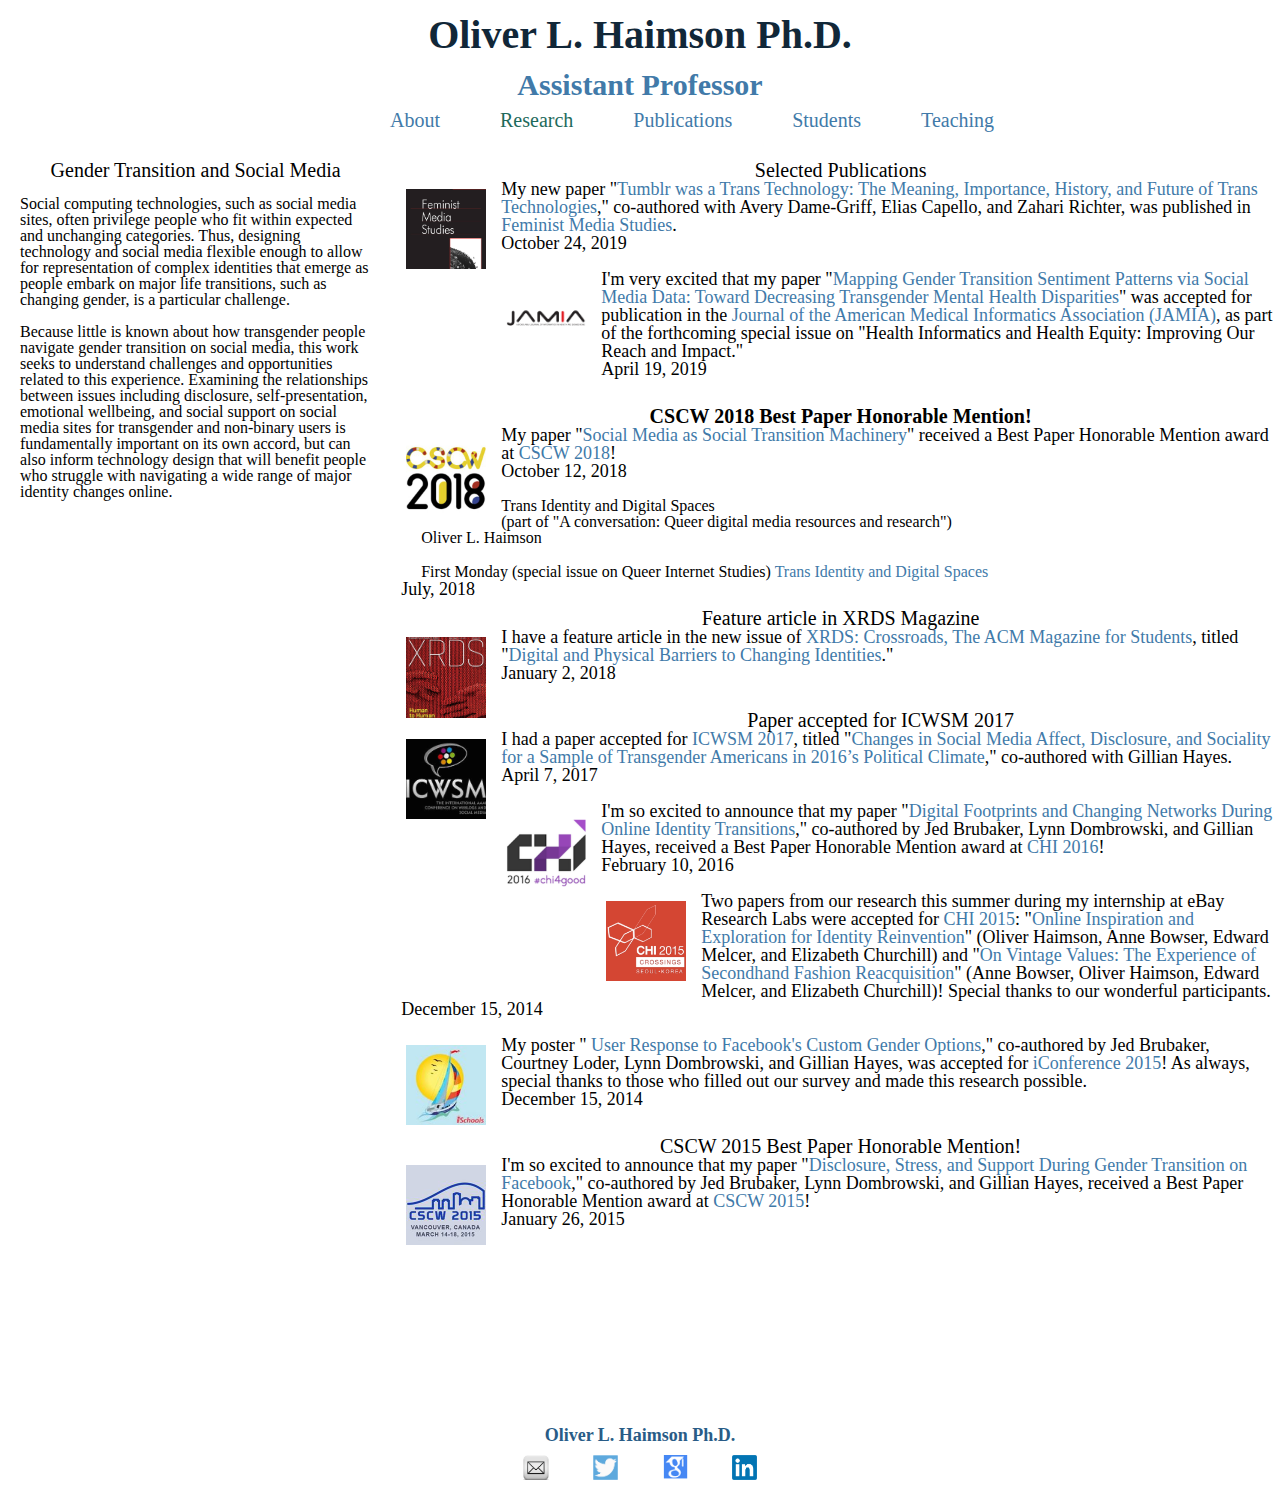
<file: gendertransitions.html>
<!DOCTYPE html>
<html lang="en" dir="ltr">
  <head>
  <script>
  </script>
    <meta charset="utf-8">
    <meta name="viewport" content="width=device-width, initial-scale=1.0">
    <link rel="stylesheet" type="text/css" href="css/html5reset.css">
    <link rel="stylesheet" type="text/css" href="css/style.css">
    <title>Gender Transitions</title>
  </head>

  <body>
    <div class="skip"><a href="#main">Skip to Main Content</a></div>
    <div class="header">
        <h1><a href="index.html" class="titlename">Oliver L. Haimson Ph.D.</a></h1>
        <h2><a href="index.html">Assistant Professor</a></h2>
    </div>
    <div class="desktop_nav">
        <ul>
          <li><a href="index.html">About</a></li>
          <li><a href="research.html" class="current">Research</a></li>
          <li><a href="publications.html">Publications</a></li>
          <li><a href="students.html">Students</a></li>
          <li><a href="teaching.html">Teaching</a></li>
        </ul>
    </div>

    <div class="mobile_nav">
        <span id="opennav" onclick="openNav()">Menu &#9776;</span>
      <nav id= "navbar">
          <a href="javascript:void(0)" class="closebtn" onclick="closeNav()">Close &times;</a>

        <ul>
          <li><a href="index.html">About</a></li>
          <li><a href="research.html" class="current">Research</a></li>
          <li><a href="publications.html">Publications</a></li>
          <li><a href="students.html">Students</a></li>
          <li><a href="teaching.html">Teaching</a></li>
        </ul>
      </nav>
    </div>

    <script>
      function openNav(){
        if (window.innerWidth < "800px"){
          console.log("is working");
        }
          console.log("opened navigation bar");
          document.querySelector("#navbar").style.width = "100%";
        }

      function closeNav(){
        console.log("closed navigation bar");
        document.querySelector("#navbar").style.width = "0";
      }
      
    </script>
    <main class="lt_pub" id="main">
    <div class="container">
    <div class="row1">
        <p class="title">Gender Transition and Social Media</p>
        <p><br>Social computing technologies, such as social media sites, often privilege people who fit within expected and unchanging categories. 
          Thus, designing technology and social media flexible enough to allow for representation of complex identities that emerge as people embark on major life transitions, such as changing gender, is a particular challenge. 
          <br><br>
          Because little is known about how transgender people navigate gender transition on social media, this work seeks to understand challenges and opportunities related to this experience. 
          Examining the relationships between issues including disclosure, self-presentation, emotional wellbeing, and social support on social media sites for transgender and non-binary users is fundamentally important on its own accord, but can also inform technology design that will benefit people who struggle with navigating a wide range of major identity changes online.</p>
    </div>
    <div class="row2">
        <p class="title">Selected Publications</p>
            <a href="https://www.tandfonline.com/doi/full/10.1080/14680777.2019.1678505" target="_blank"><img src="images/FMS.jpg" alt="tand" width="80"></a> 
            My new paper "<a href="https://www.tandfonline.com/doi/full/10.1080/14680777.2019.1678505" target="_blank">Tumblr was a Trans Technology: The Meaning, Importance, History, and Future of Trans Technologies</a>," 
            co-authored with Avery Dame-Griff, Elias Capello, and Zahari Richter, was published 
            in <a href="https://www.tandfonline.com/toc/rfms20/current" target="_blank">Feminist Media Studies</a>.	
            <br>
            <div>October 24, 2019</div>
            <br>

            <a href="https://academic.oup.com/jamia/article-abstract/26/8-9/749/5497782" target="_blank"><img src="images/JAMIA.jpg" alt="academic article" width="80"></a>
            I'm very excited that my paper "<a href="https://academic.oup.com/jamia/article-abstract/26/8-9/749/5497782" target="_blank">Mapping Gender Transition Sentiment Patterns via 
            Social Media Data: Toward Decreasing Transgender Mental Health Disparities</a>" was 
            accepted for publication in the <a href="https://academic.oup.com/jamia" target="_blank">Journal of the American Medical Informatics Association (JAMIA)</a>,
            as part of the forthcoming special issue on "Health Informatics and Health Equity:
            Improving Our Reach and Impact."	
            <br>
            <div>April 19, 2019</div> 
            
            <br>
        <p class="title"><strong>CSCW 2018 Best Paper Honorable Mention!</strong></p> 
          
          <img src="images/CSCW18.jpg" alt = "CSCW18" width="80"/>
          My paper "<a href="PDFs/HaimsonSocialTransitionMachinery.pdf" target="_blank">Social Media
          as Social Transition Machinery</a>" received a 
          Best Paper Honorable Mention award at 
          <a href="http://cscw.acm.org/2018/" target="_blank">CSCW 2018</a>! 
          <br>
          <div>October 12, 2018</div> 
          
        <br>

        <p class="header2">Trans Identity and Digital Spaces</p><p> (part of "A conversation: Queer digital media resources and research")</p>
        <p class="name">Oliver L. Haimson</p><br><p> First Monday (special issue on Queer Internet Studies)
            <a href="http://firstmonday.org/ojs/index.php/fm/article/view/9255/7458" target="_blank">
            Trans Identity and Digital Spaces</a></p>
            <div>July, 2018</div> 


        <p class="title">Feature article in XRDS Magazine</p>
          
          <img src="images/xrds.jpg" width="80" alt="XRDS18">
          I have a feature article in the new issue of  
          <a href="http://xrds.acm.org/current-issue.cfm" target="_blank">XRDS: 
          Crossroads, The ACM Magazine for Students</a>, titled 
          "<a href="https://dl.acm.org/citation.cfm?id=3155118&CFID=1020345247&CFTOKEN=45872218" target="_blank">Digital
          and Physical Barriers to Changing Identities</a>."
          <br>
          <div>January 2, 2018</div> 
          
        <br>
        
        <p class="title">Paper accepted for ICWSM 2017</p>
            
            <img src="images/ICWSM.jpg" width="80" alt="ICWSM17">
            I had a paper accepted for <a href="http://icwsm.org/2017/" target="_blank">ICWSM 2017</a>, 
            titled "<a href="http://www.oliverhaimson.com/PDFs/HaimsonChangesSocialMediaAffect.pdf" target="_blank">Changes 
            in Social Media Affect, Disclosure, and Sociality for a Sample of Transgender Americans 
            in 2016’s Political Climate</a>," co-authored with Gillian Hayes. 
            <br>
            <div>April 7, 2017</div> 
            
        <br>

        
          <img src="images/CHI16.jpg" width="80" alt="CHI16"/>
          I'm so excited to announce that my paper "<a href="PDFs/HaimsonDigitalFootprints.pdf" target="_blank">Digital Footprints and Changing Networks During Online Identity Transitions</a>,"
          co-authored by Jed Brubaker, Lynn Dombrowski, and Gillian Hayes, received a 
          Best Paper Honorable Mention award at 
          <a href="chi2016.acm.org" target="_blank">CHI 2016</a>! 
          <br>
          <div>February 10, 2016</div> 
        
        <br>

        
            <img src="images/CHI15.jpg" width="80" alt="CHI15"> 
            Two papers from our research this summer during my internship at eBay Research Labs 
            were accepted for <a href="http://chi2015.acm.org/" target="_blank">CHI 2015</a>: 
            "<a href="http://oliverhaimson.com/PDFs/HaimsonOnlineInspiration.pdf" target="_blank">Online Inspiration and Exploration for Identity Reinvention</a>" (Oliver Haimson, 
            Anne Bowser, Edward Melcer, and Elizabeth Churchill) and "<a href="http://oliverhaimson.com/PDFs/BowserVintageValues.pdf" target="_blank">On Vintage Values: The 
            Experience of Secondhand Fashion Reacquisition</a>" (Anne Bowser, Oliver Haimson, 
            Edward Melcer, and Elizabeth Churchill)! Special thanks to our wonderful participants. 
            <br>
            <div>December 15, 2014</div> 
            
        <br>

        
            <img src="images/iConf15.jpg" width="80" alt="iConf15"> 
            My poster "<a href="http://oliverhaimson.com/PDFs/HaimsonUserResponseCustomGender.pdf" target="_blank">
            User Response to Facebook's Custom Gender Options</a>," co-authored by Jed Brubaker, 
            Courtney Loder, Lynn Dombrowski, and Gillian Hayes, was accepted for 
            <a href="http://ischools.org/the-iconference/">iConference 2015</a>! As always, 
            special thanks to those who filled out our survey and made this research possible.
            <br>
            <div>December 15, 2014</div> 
            
        <br>

        <p class="title">CSCW 2015 Best Paper Honorable Mention!</p>
            
            <img src="images/CSCW.jpg" width="80" alt="CSCW15"/>
            I'm so excited to announce that my paper "<a href="PDFs/HaimsonDisclosureStressSupport.pdf" target="_blank">Disclosure, Stress, and Support During Gender 
            Transition on Facebook</a>," co-authored by Jed Brubaker, Lynn Dombrowski, and Gillian 
            Hayes, received a Best Paper Honorable Mention award at 
            <a href="http://cscw.acm.org/2015/" target="_blank">CSCW 2015</a>! 
            <br>
            <div>January 26, 2015</div> 
            
        <br>
    </div>
    </div>
    </main>
    <footer>
      <h3> Oliver L. Haimson Ph.D. <br>
          <a href="mailto:haimson@umich.edu"><img src="images/email.jpg" alt="Email" title="Email" height="25"></a>
          <a href="https://twitter.com/oliverhaimson"><img src="images/twitter.jpg" alt="Twitter" title="Twitter" height="25"></a>
          <a href="https://scholar.google.com/citations?user=-5n02zEAAAAJ&hl=en&oi=ao"><img src="images/scholar.jpg" alt="Google Scholar" title="Scholar" height="25"></a>
          <a href="https://www.linkedin.com/in/oliver-haimson-6ab15947/"><img src="images/linkedin.jpg" alt="Linkedin" title="Linkedin" height="25"></a>
    </h3>
    </footer>
  </body>
</html>
</file>
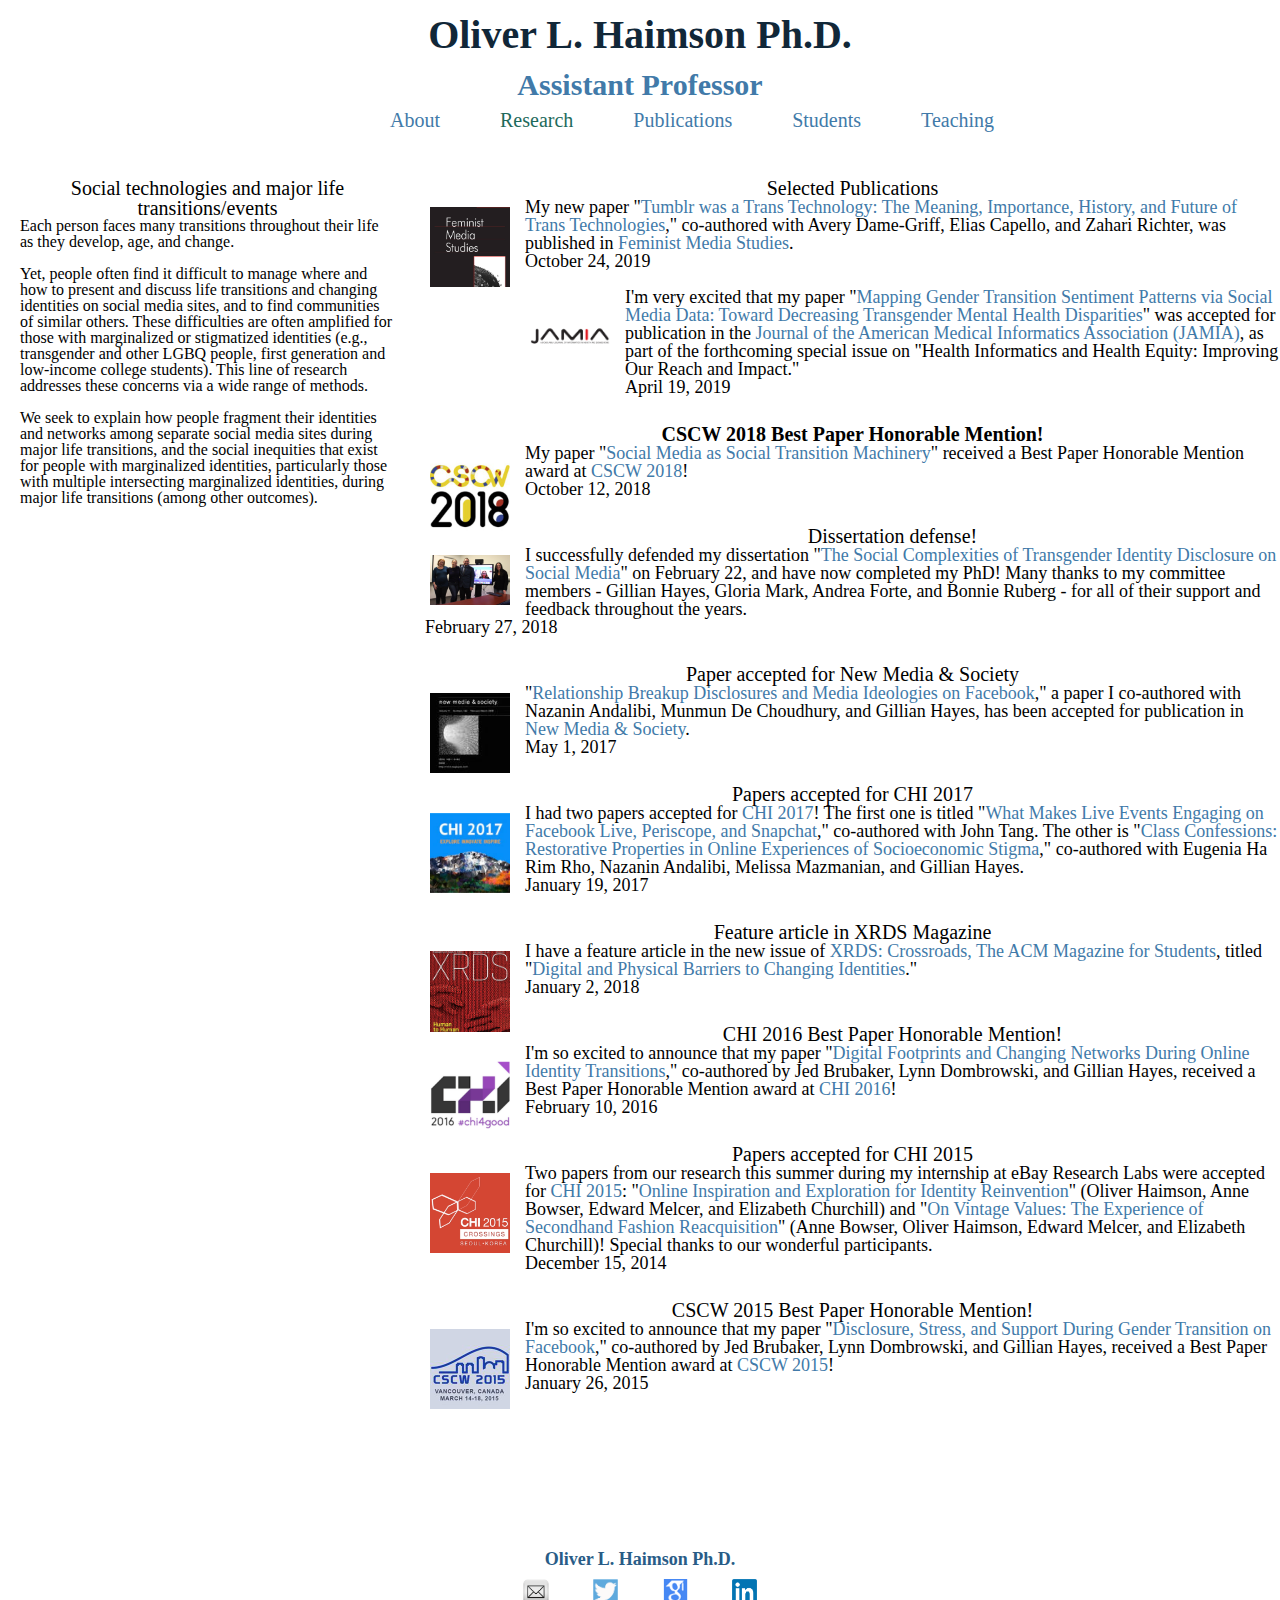
<file: lifetransitions.html>
<!DOCTYPE html>
<html lang="en" dir="ltr">
  <head>
  <script>
  </script>
    <meta charset="utf-8">
    <meta name="viewport" content="width=device-width, initial-scale=1.0">
    <link rel="stylesheet" type="text/css" href="css/html5reset.css">
    <link rel="stylesheet" type="text/css" href="css/style.css">
    <title>Life Transitions</title>
  </head>

  <body>
    <div class="skip"><a href="#main">Skip to Main Content</a></div>
    <div class="header">
        <h1><a href="index.html" class="titlename">Oliver L. Haimson Ph.D.</a></h1>
        <h2><a href="index.html">Assistant Professor</a></h2>
    </div>
    <div class="desktop_nav">
        <ul>
          <li><a href="index.html">About</a></li>
          <li><a href="research.html" class="current">Research</a></li>
          <li><a href="publications.html">Publications</a></li>
          <li><a href="students.html">Students</a></li>
          <li><a href="teaching.html">Teaching</a></li>
        </ul>
    </div>

    <div class="mobile_nav">
        <span id="opennav" onclick="openNav()">Menu &#9776;</span>
      <nav id= "navbar">
          <a href="javascript:void(0)" class="closebtn" onclick="closeNav()">Close &times;</a>

        <ul>
          <li><a href="index.html">About</a></li>
          <li><a href="research.html" class="current">Research</a></li>
          <li><a href="publications.html">Publications</a></li>
          <li><a href="students.html">Students</a></li>
          <li><a href="teaching.html">Teaching</a></li>
        </ul>
      </nav>
    </div>

    <script>
      function openNav(){
        if (window.innerWidth < "800px"){
          console.log("is working");
        }
          console.log("opened navigation bar");
          document.querySelector("#navbar").style.width = "100%";
        }

      function closeNav(){
        console.log("closed navigation bar");
        document.querySelector("#navbar").style.width = "0";
      }
      
    </script>
    <main class="pt_articles" id="main">
    <div class="container">
    <div class="row1">
        <br><p class="title">Social technologies and major life transitions/events</p>
        <p>
            Each person faces many transitions throughout their life as they develop, age, and change. <br>
            <br> Yet, people often find it difficult to manage where and how to present and discuss life transitions and changing identities on social media sites, and to find communities of similar others. 
            These difficulties are often amplified for those with marginalized or stigmatized identities (e.g., transgender and other LGBQ people, first generation and low-income college students). 
            This line of research addresses these concerns via a wide range of methods. <br>
            <br> We seek to explain how people fragment their identities and networks among separate social media sites during major life transitions, 
            and the social inequities that exist for people with marginalized identities, particularly those with multiple intersecting marginalized identities, 
            during major life transitions (among other outcomes).
        </p>
    </div>
    <div class="lt_pub">
        <br><p class="title">Selected Publications</p>

            <a href="https://www.tandfonline.com/doi/full/10.1080/14680777.2019.1678505" target="_blank"><img src="images/FMS.jpg" alt="tand" width="80"></a> 
            My new paper "<a href="https://www.tandfonline.com/doi/full/10.1080/14680777.2019.1678505" target="_blank">Tumblr was a Trans Technology: The Meaning, Importance, History, and Future of Trans Technologies</a>," 
            co-authored with Avery Dame-Griff, Elias Capello, and Zahari Richter, was published 
            in <a href="https://www.tandfonline.com/toc/rfms20/current" target="_blank">Feminist Media Studies</a>.	
            <br>
            <div>October 24, 2019</div>
            <br>
  
            <a href="https://academic.oup.com/jamia/article-abstract/26/8-9/749/5497782" target="_blank"><img src="images/JAMIA.jpg" alt="academic article" width="80"></a>
            I'm very excited that my paper "<a href="https://academic.oup.com/jamia/article-abstract/26/8-9/749/5497782" target="_blank">Mapping Gender Transition Sentiment Patterns via 
            Social Media Data: Toward Decreasing Transgender Mental Health Disparities</a>" was 
            accepted for publication in the <a href="https://academic.oup.com/jamia" target="_blank">Journal of the American Medical Informatics Association (JAMIA)</a>,
            as part of the forthcoming special issue on "Health Informatics and Health Equity:
            Improving Our Reach and Impact."	
            <br>
            <div>April 19, 2019</div> 
            
            <br>

          <p class="title"><strong>CSCW 2018 Best Paper Honorable Mention!</strong></p> 
            
            <img src="images/CSCW18.jpg" alt = "CSCW18" width="80"/>
            My paper "<a href="PDFs/HaimsonSocialTransitionMachinery.pdf" target="_blank">Social Media
            as Social Transition Machinery</a>" received a 
            Best Paper Honorable Mention award at 
            <a href="http://cscw.acm.org/2018/" target="_blank">CSCW 2018</a>! 
            <br>
            <div>October 12, 2018</div> 
            
          <br>

        <p class="title">Dissertation defense!</p>
          
          <a href="images/defense.jpg" target="_blank"><img src="images/defense.jpg" width="80" alt="defense"></a>
          I successfully defended my dissertation "<a href="https://escholarship.org/uc/item/19c235q0" target="_blank">The Social Complexities of Transgender 
          Identity Disclosure on Social Media</a>" on February 22, and have now completed my PhD! 
          Many thanks to my committee members - Gillian Hayes, Gloria Mark, Andrea Forte, and Bonnie Ruberg -
          for all of their support and feedback throughout the years. 
          <br>
          <div>February 27, 2018</div> 
          
        <br>

        <p class="title">Paper accepted for New Media & Society</p>
          
          <img src="images/NMS.jpg" width="80" alt="NMS">
          "<a href="http://journals.sagepub.com/doi/full/10.1177/1461444817711402" target="_blank">Relationship Breakup Disclosures and Media Ideologies on Facebook</a>," 
          a paper I co-authored with Nazanin Andalibi, Munmun De Choudhury, and Gillian Hayes, 
          has been accepted for publication in <a href="https://us.sagepub.com/en-us/nam/journal/new-media-society" target="_blank">New Media & Society</a>.
          <br>
          <div>May 1, 2017</div> 
          
        <br>

        <p class="title">Papers accepted for CHI 2017</p>
          
          <img src="images/CHI17.jpg" width="80" alt="CHI17">
          I had two papers accepted for <a href="http://chi2016.acm.org/" target="_blank">CHI 2017</a>! 
          The first one is titled "<a href="http://www.oliverhaimson.com/PDFs/HaimsonWhatMakesLiveEventsEngaging.pdf" target="_blank">What Makes Live Events Engaging on Facebook Live, Periscope,
          and Snapchat</a>," co-authored with John Tang. The other is "<a href="PDFs/RhoClassConfessions.pdf" target="_blank">Class
          Confessions: Restorative Properties in Online Experiences of Socioeconomic Stigma</a>,"
          co-authored with Eugenia Ha Rim Rho, Nazanin Andalibi, Melissa Mazmanian, and
          Gillian Hayes. 
          <br>
          <div>January 19, 2017</div> 
          
        <br>

        <p class="title">Feature article in XRDS Magazine</p>
          
          <img src="images/xrds.jpg" width="80" alt="XRDS18">
          I have a feature article in the new issue of  
          <a href="http://xrds.acm.org/current-issue.cfm" target="_blank">XRDS: 
          Crossroads, The ACM Magazine for Students</a>, titled 
          "<a href="https://dl.acm.org/citation.cfm?id=3155118&CFID=1020345247&CFTOKEN=45872218" target="_blank">Digital
          and Physical Barriers to Changing Identities</a>."
          <br>
          <div>January 2, 2018</div> 
          
        <br>
        
        <p class="title">CHI 2016 Best Paper Honorable Mention!</p>
            
            <img src="images/CHI16.jpg" width="80" alt="CHI16"/>
            I'm so excited to announce that my paper "<a href="PDFs/HaimsonDigitalFootprints.pdf" target="_blank">Digital Footprints and Changing Networks During Online Identity Transitions</a>,"
            co-authored by Jed Brubaker, Lynn Dombrowski, and Gillian Hayes, received a 
            Best Paper Honorable Mention award at 
            <a href="chi2016.acm.org" target="_blank">CHI 2016</a>! 
            <br>
            <div>February 10, 2016</div> 
            
            <br>

        <p class="title">Papers accepted for CHI 2015</p> 
            
            <img src="images/CHI15.jpg" width="80" alt="CHI15"> 
            Two papers from our research this summer during my internship at eBay Research Labs 
            were accepted for <a href="http://chi2015.acm.org/" target="_blank">CHI 2015</a>: 
            "<a href="http://oliverhaimson.com/PDFs/HaimsonOnlineInspiration.pdf" target="_blank">Online Inspiration and Exploration for Identity Reinvention</a>" (Oliver Haimson, 
            Anne Bowser, Edward Melcer, and Elizabeth Churchill) and "<a href="http://oliverhaimson.com/PDFs/BowserVintageValues.pdf" target="_blank">On Vintage Values: The 
            Experience of Secondhand Fashion Reacquisition</a>" (Anne Bowser, Oliver Haimson, 
            Edward Melcer, and Elizabeth Churchill)! Special thanks to our wonderful participants. 
            <br>
            <div>December 15, 2014</div> 
            
            <br>

        <p class="title">CSCW 2015 Best Paper Honorable Mention!</p>
            
            <img src="images/CSCW.jpg" width="80" alt="CSCW15"/>
            I'm so excited to announce that my paper "<a href="PDFs/HaimsonDisclosureStressSupport.pdf" target="_blank">Disclosure, Stress, and Support During Gender 
            Transition on Facebook</a>," co-authored by Jed Brubaker, Lynn Dombrowski, and Gillian 
            Hayes, received a Best Paper Honorable Mention award at 
            <a href="http://cscw.acm.org/2015/" target="_blank">CSCW 2015</a>! 
            <br>
            <div>January 26, 2015</div> 
            
            <br>
    </div>
    </div>

    </main>
    <footer>
      <h3> Oliver L. Haimson Ph.D. <br>
          <a href="mailto:haimson@umich.edu" target="_blank"><img src="images/email.jpg" alt="Email" title="Email" height="25"> </a>
          <a href="https://twitter.com/oliverhaimson" target="_blank"><img src="images/twitter.jpg" alt="Twitter" title="Twitter" height="25"></a>
          <a href="https://scholar.google.com/citations?user=-5n02zEAAAAJ&hl=en&oi=ao" target="_blank"><img src="images/scholar.jpg" title="Scholar" alt="Google Scholar" height="25"></a>
          <a href="https://www.linkedin.com/in/oliver-haimson-6ab15947/" target="_blank"><img src="images/linkedin.jpg" alt="Linkedin" title="Linkedin" height="25"></a>
    </h3>
    </footer>
  </body>
</html>
</file>
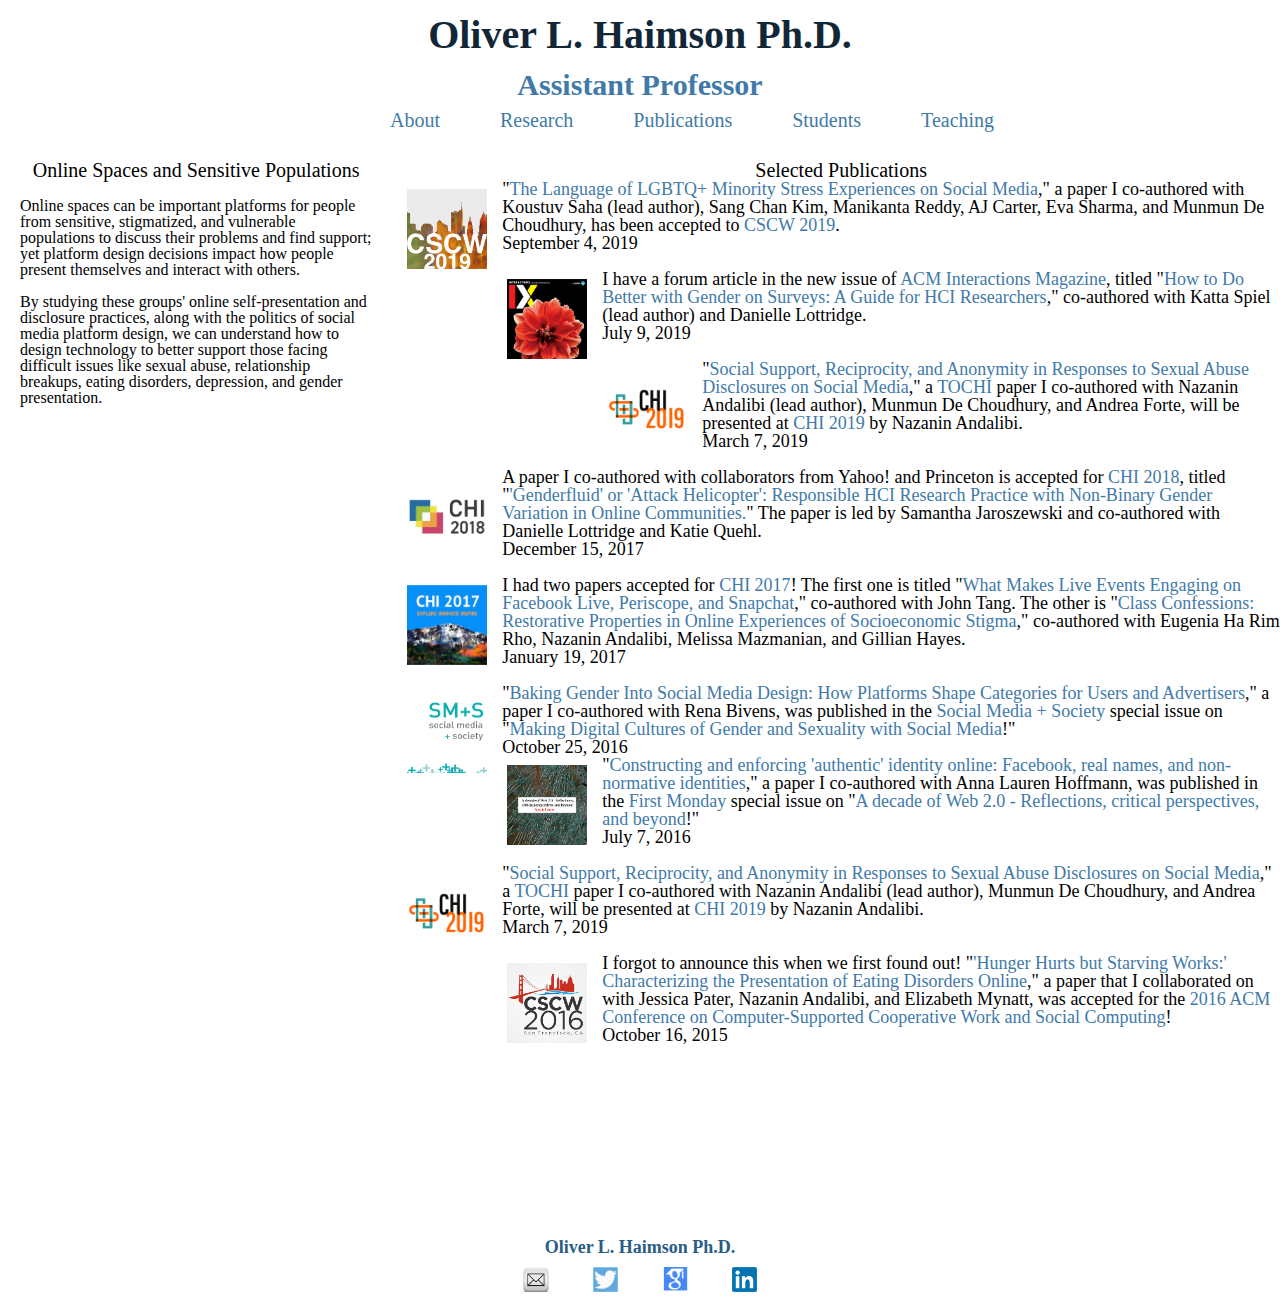
<file: onlinespaces.html>
<!DOCTYPE html>
<html lang="en" dir="ltr">
  <head>
  <script>
  </script>
    <meta charset="utf-8">
    <meta name="viewport" content="width=device-width, initial-scale=1.0">
    <link rel="stylesheet" type="text/css" href="css/html5reset.css">
    <link rel="stylesheet" type="text/css" href="css/style.css">
    <title>Life Transitions</title>
  </head>

  <body>
    <div class="skip"><a href="#main">Skip to Main Content</a></div>
    <div class="header">
        <h1><a href="index.html" class="titlename">Oliver L. Haimson Ph.D.</a></h1>
        <h2><a href="index.html">Assistant Professor</a></h2>
    </div>
    <div class="desktop_nav">
        <ul>
          <li><a href="index.html">About</a></li>
          <li><a href="research.html">Research</a></li>
          <li><a href="publications.html">Publications</a></li>
          <li><a href="students.html">Students</a></li>
          <li><a href="teaching.html">Teaching</a></li>
        </ul>
    </div>

    <div class="mobile_nav">
        <span id="opennav" onclick="openNav()">Menu &#9776;</span>
      <nav id= "navbar">
          <a href="javascript:void(0)" class="closebtn" onclick="closeNav()">Close &times;</a>

        <ul>
          <li><a href="index.html">About</a></li>
          <li><a href="research.html" class="current">Research</a></li>
          <li><a href="publications.html">Publications</a></li>
          <li><a href="students.html">Students</a></li>
          <li><a href="teaching.html">Teaching</a></li>
        </ul>
      </nav>
    </div>
    
        <script>
          function openNav(){
            if (window.innerWidth < "800px"){
              console.log("is working");
            }
              console.log("opened navigation bar");
              document.querySelector("#navbar").style.width = "100%";
            }
    
          function closeNav(){
            console.log("closed navigation bar");
            document.querySelector("#navbar").style.width = "0";
          }
          
        </script>


    <main id="main" class="lt_pub">
    <div class="container">
    <div class="row1">
        <p class="title">Online Spaces and Sensitive Populations</p><br>
        <p>Online spaces can be important platforms for people from sensitive, stigmatized, and vulnerable populations to discuss their 
          problems and find support; yet platform design decisions impact how people present themselves and interact with others. 
          <br> <br>
          By studying these groups' online self-presentation and disclosure practices, along with the politics of social media platform design, 
          we can understand how to design technology to better support those facing difficult issues like sexual abuse, relationship breakups, 
          eating disorders, depression, and gender presentation.</p>
    </div>
    <div class="row2">
        <p class="title">Selected Publications</p>
        
            <a href="http://koustuv.com/papers/CSCW19_MinorityStress.pdf"><img src="images/CSCW19.jpg" alt="CSCW19" width="80"></a> 
            "<a href="http://koustuv.com/papers/CSCW19_MinorityStress.pdf" target="_blank">The Language of LGBTQ+ Minority Stress Experiences on Social Media</a>," 
            a paper I co-authored with Koustuv Saha (lead author), Sang Chan Kim, Manikanta Reddy, AJ Carter, 
            Eva Sharma, and Munmun De Choudhury, has been accepted to <a href="http://cscw.acm.org/2019/">
            CSCW 2019</a>.
            <br>
            <div>September 4, 2019</div> 
            
            <br>

        
          <a href="https://interactions.acm.org/archive/view/july-august-2019/how-to-do-better-with-gender-on-surveys" target="_blank">
            <img src="images/interactions.jpg" width="80" alt="interactions2019"></a>
          I have a forum article in the new issue of  
          <a href="https://interactions.acm.org/archive/toc/july-august-2019" target="_blank">ACM Interactions
          Magazine</a>, titled 
          "<a href="https://interactions.acm.org/archive/view/july-august-2019/how-to-do-better-with-gender-on-surveys" target="_blank">How
          to Do Better with Gender on Surveys: A Guide for HCI Researchers</a>," co-authored 
          with Katta Spiel (lead author) and Danielle Lottridge.
          <br>
          <div>July 9, 2019</div> 
        
        <br>


        
            <img src="images/CHI19.jpg" width="80" alt="CHI19">
            "<a href="https://dl.acm.org/citation.cfm?id=3234942" target="_blank">Social Support, Reciprocity, and Anonymity in Responses to Sexual Abuse Disclosures 
            on Social Media</a>," a <a href="https://tochi.acm.org/" target="_blank">TOCHI</a>
            paper I co-authored with Nazanin Andalibi (lead author), Munmun De
            Choudhury, and Andrea Forte, will be presented at <a href="https://chi2019.acm.org/" target="_blank">CHI 2019</a>
            by Nazanin Andalibi.
            <br>
            <div>March 7, 2019</div> 
        
        <br>

        
            <img src="images/CHI18.jpg" width="80" alt="CHI18">
            A paper I co-authored with collaborators from Yahoo! and Princeton is accepted 
            for <a href="https://chi2018.acm.org/" target="_blank">CHI 2018</a>, titled 
            "<a href="/PDFs/JaroszewskiGenderfluidOrAttack.pdf" target="_blank">'Genderfluid'
            or 'Attack Helicopter': Responsible HCI Research Practice with Non-Binary Gender Variation 
            in Online Communities.</a>" The paper is led by Samantha Jaroszewski and co-authored with Danielle 
            Lottridge and Katie Quehl.
            <br>
            <div>December 15, 2017</div> 
        
        <br>

        
            <img src="images/CHI17.jpg" width="80" alt="CHI17">
            I had two papers accepted for <a href="http://chi2016.acm.org/" target="_blank">CHI 2017</a>! 
            The first one is titled "<a href="http://www.oliverhaimson.com/PDFs/HaimsonWhatMakesLiveEventsEngaging.pdf" target="_blank">What Makes Live Events Engaging on Facebook Live, Periscope,
            and Snapchat</a>," co-authored with John Tang. The other is "<a href="PDFs/RhoClassConfessions.pdf" target="_blank">Class
            Confessions: Restorative Properties in Online Experiences of Socioeconomic Stigma</a>,"
            co-authored with Eugenia Ha Rim Rho, Nazanin Andalibi, Melissa Mazmanian, and
            Gillian Hayes. 
            <br>
            <div>January 19, 2017</div> 
        
        <br>

        
            <img src="images/sms.jpg" width="80" alt="SMS16">
            "<a href="http://sms.sagepub.com/content/2/4/2056305116672486.full.pdf+html" target="_blank">Baking 
            Gender Into Social Media Design: How Platforms Shape Categories for Users and Advertisers</a>," 
            a paper I co-authored with Rena Bivens, was 
            published in the  <a href="http://sms.sagepub.com/" target="_blank">Social Media + Society</a>
            special issue on "<a href="http://sms.sagepub.com/site/Virtual_Special_Issues/Making_Digital_Cultures.xhtml" target="_blank">Making 
            Digital Cultures of Gender and Sexuality with Social Media</a>!"
            <br>
            <div>October 25, 2016</div> 
         

        
            <img src="images/FirstMonday.jpg" width="80" alt="FirstMonday16">
            "<a href="http://journals.uic.edu/ojs/index.php/fm/article/view/6791" target="_blank">Constructing
            and enforcing 'authentic' identity online: Facebook, real names, and
            non-normative identities</a>," a paper I co-authored with Anna Lauren Hoffmann, was 
            published in the  <a href="http://firstmonday.org/index" target="_blank">First Monday</a>
            special issue on "<a href="http://firstmonday.org/ojs/index.php/fm/issue/view/482" target="_blank">A
            decade of Web 2.0 - Reflections, critical perspectives, and beyond</a>!"
            <br>
            <div>July 7, 2016</div> 
        
        <br>

        
            <img src="images/CHI19.jpg" width="80" alt="CHI2019">
            "<a href="https://dl.acm.org/citation.cfm?id=3234942" target="_blank">Social Support, Reciprocity, and Anonymity in Responses to Sexual Abuse Disclosures 
            on Social Media</a>," a <a href="https://tochi.acm.org/" target="_blank">TOCHI</a>
            paper I co-authored with Nazanin Andalibi (lead author), Munmun De
            Choudhury, and Andrea Forte, will be presented at <a href="https://chi2019.acm.org/" target="_blank">CHI 2019</a>
            by Nazanin Andalibi.
            <br>
            <div>March 7, 2019</div> 
        
        <br>

        
            <img src="images/CSCW16.jpg" width="80" alt="CSCW2015"> 
            I forgot to announce this when we first found out! "<a href="PDFs/PaterHungerHurtsButStarvingWorks.pdf" target="_blank">'Hunger Hurts but Starving Works:' Characterizing the Presentation of Eating Disorders 
            Online</a>," a paper that I collaborated on with Jessica Pater, Nazanin Andalibi, and 
            Elizabeth Mynatt, was accepted for the <a href="http://cscw.acm.org/2016/" target="_blank"> 
            2016 ACM Conference on Computer-Supported Cooperative Work and Social Computing</a>! 
            <br>
            <div>October 16, 2015</div> 
        
        <br>

    </div>
    </div>
    </main>
    <footer>
      <h3> Oliver L. Haimson Ph.D. <br>
          <a href="mailto:haimson@umich.edu" target="_blank"><img src="images/email.jpg" alt="Email" title="Email" height="25"> </a>
          <a href="https://twitter.com/oliverhaimson" target="_blank"><img src="images/twitter.jpg" alt="Twitter" title="Twitter" height="25"></a>
          <a href="https://scholar.google.com/citations?user=-5n02zEAAAAJ&hl=en&oi=ao" target="_blank"><img src="images/scholar.jpg" alt="Google Scholar" title="Scholar" height="25"></a>
          <a href="https://www.linkedin.com/in/oliver-haimson-6ab15947/" target="_blank"><img src="images/linkedin.jpg" alt="Linkedin" title="Linkedin" height="25"></a>
    </h3>
    </footer>
  </body>
</html>
</file>
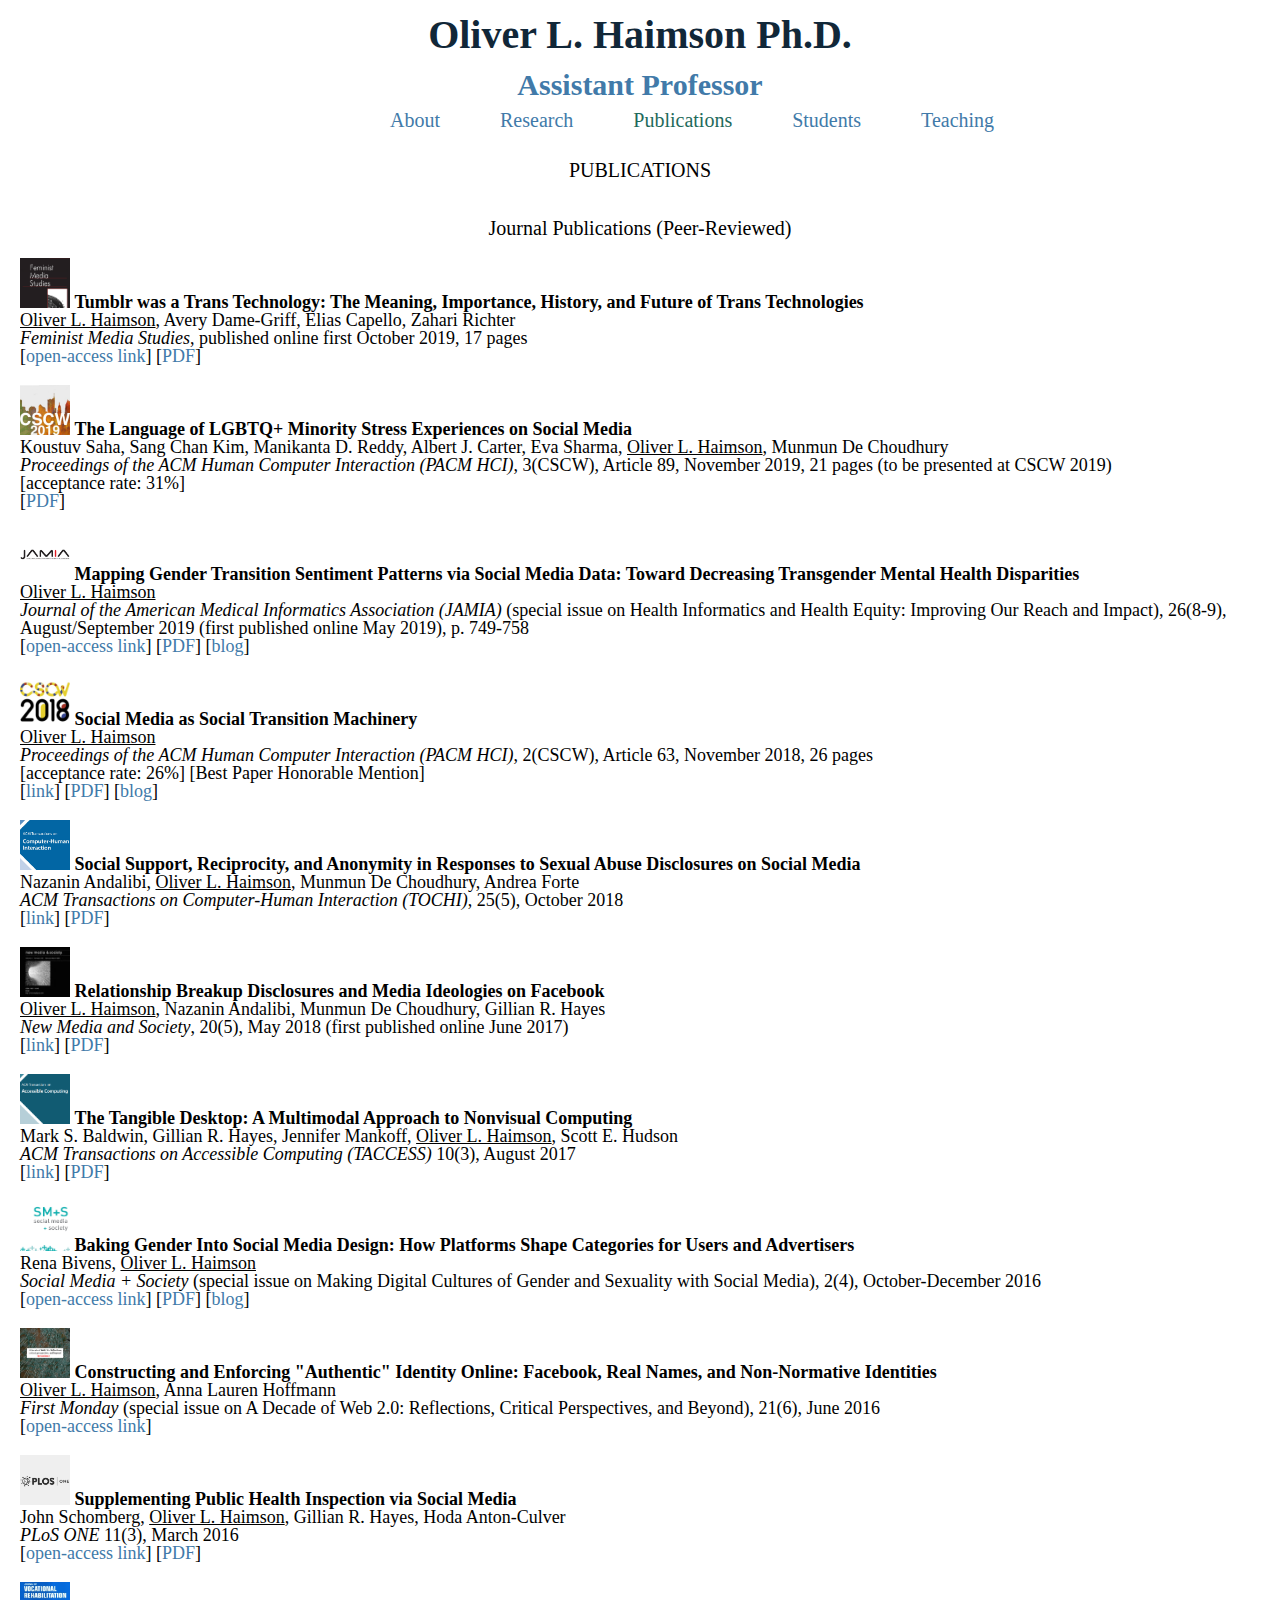
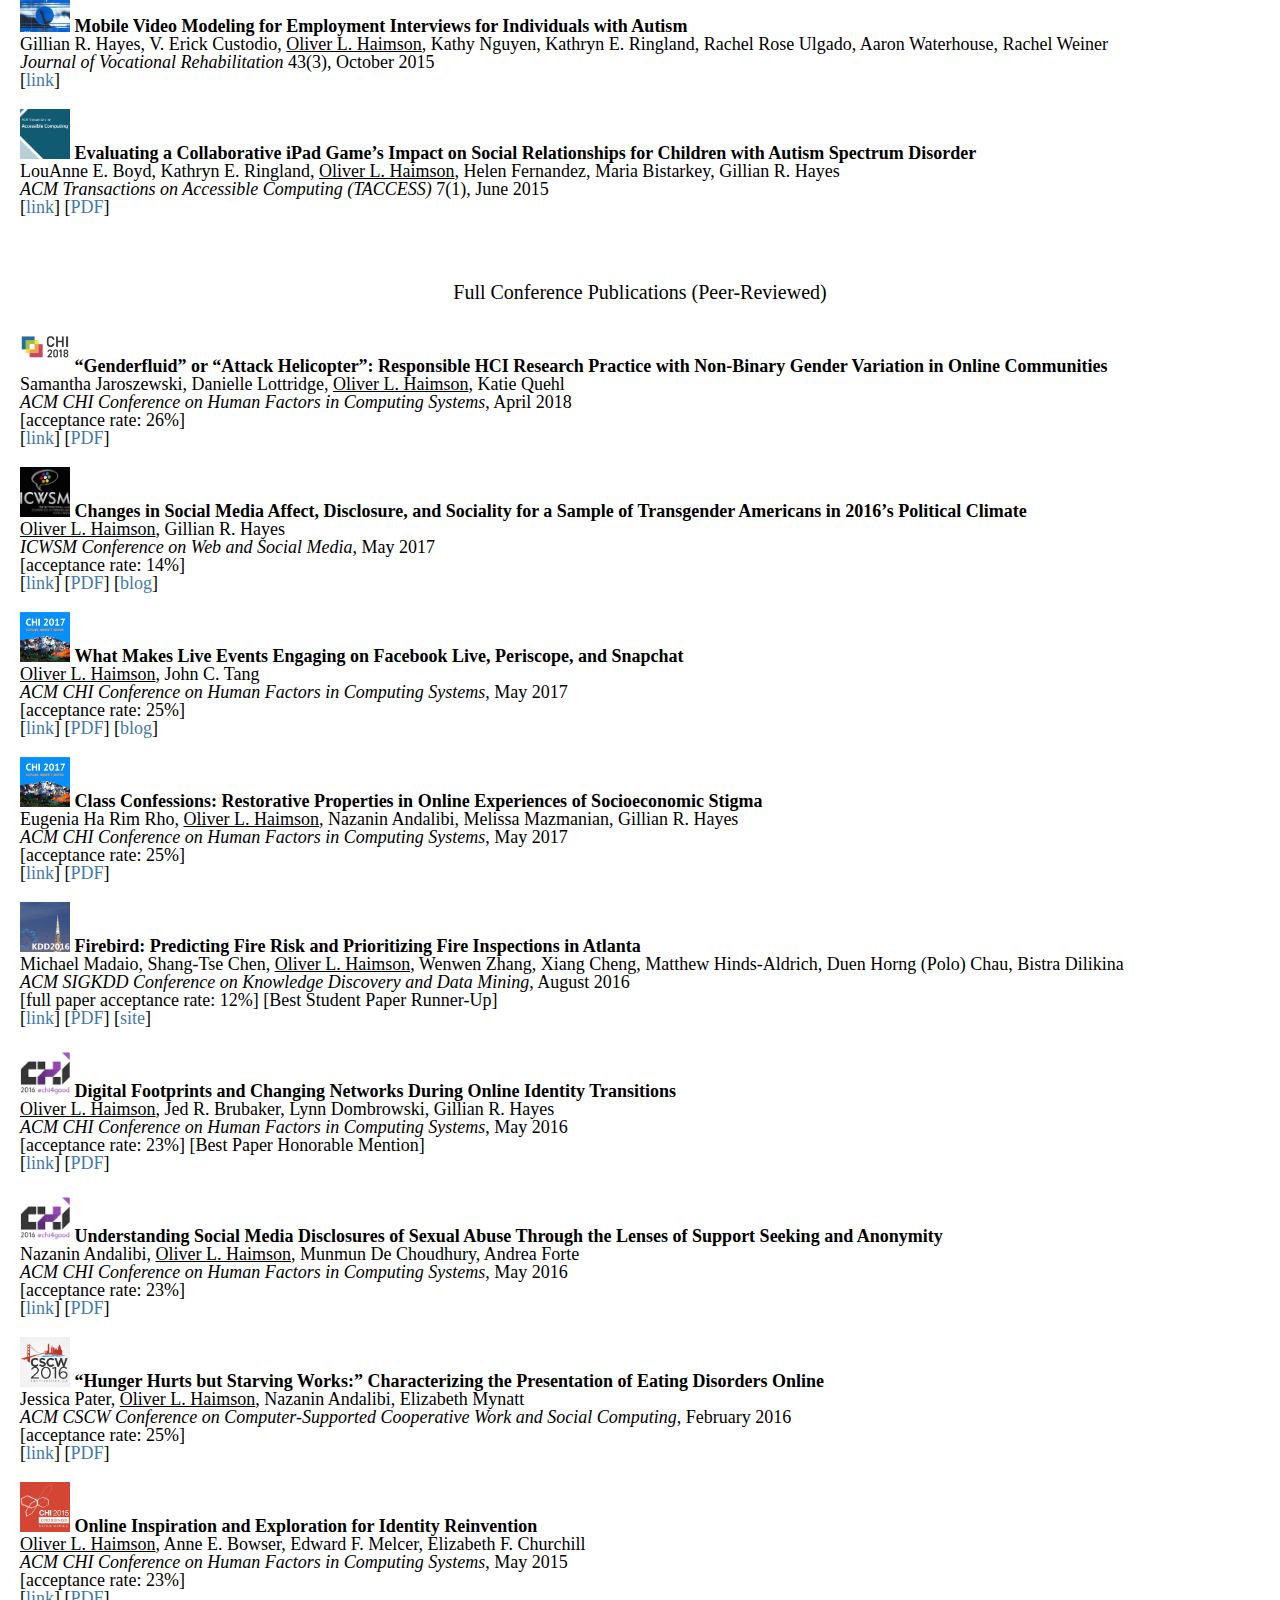
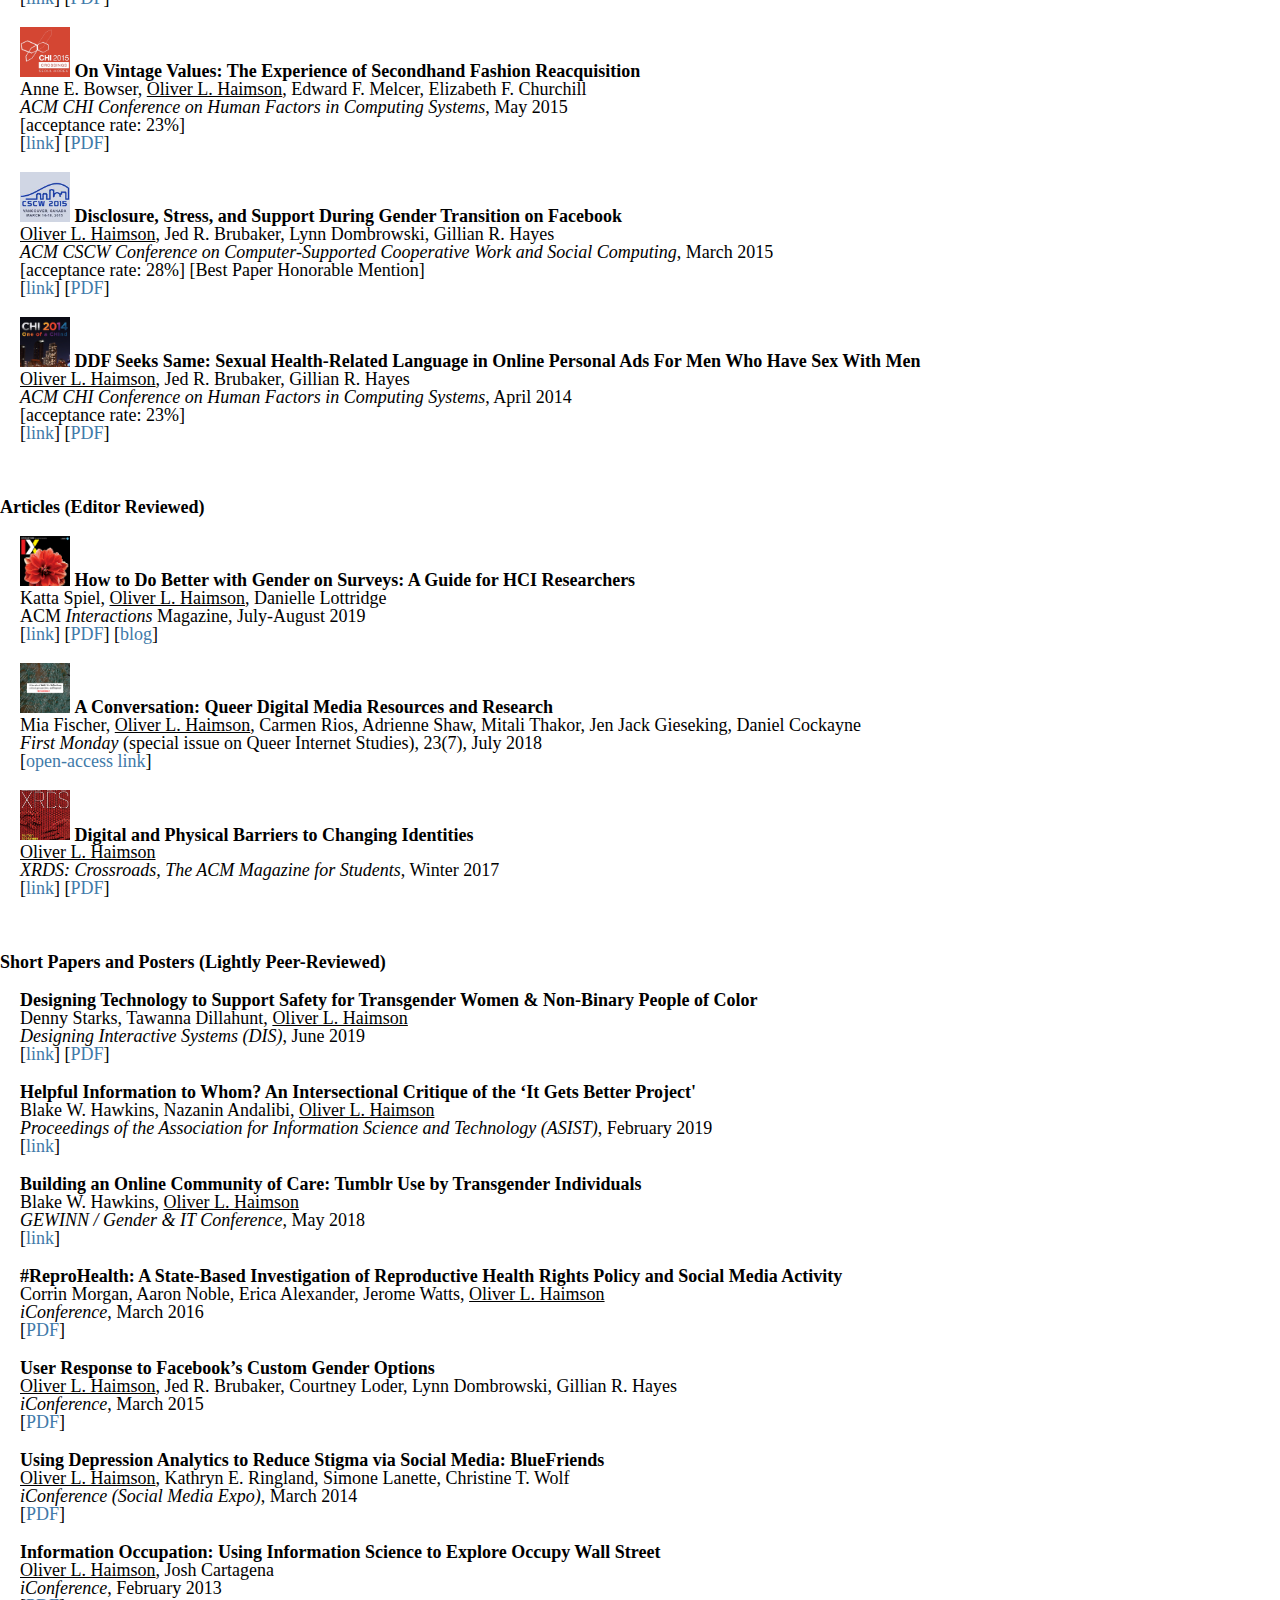
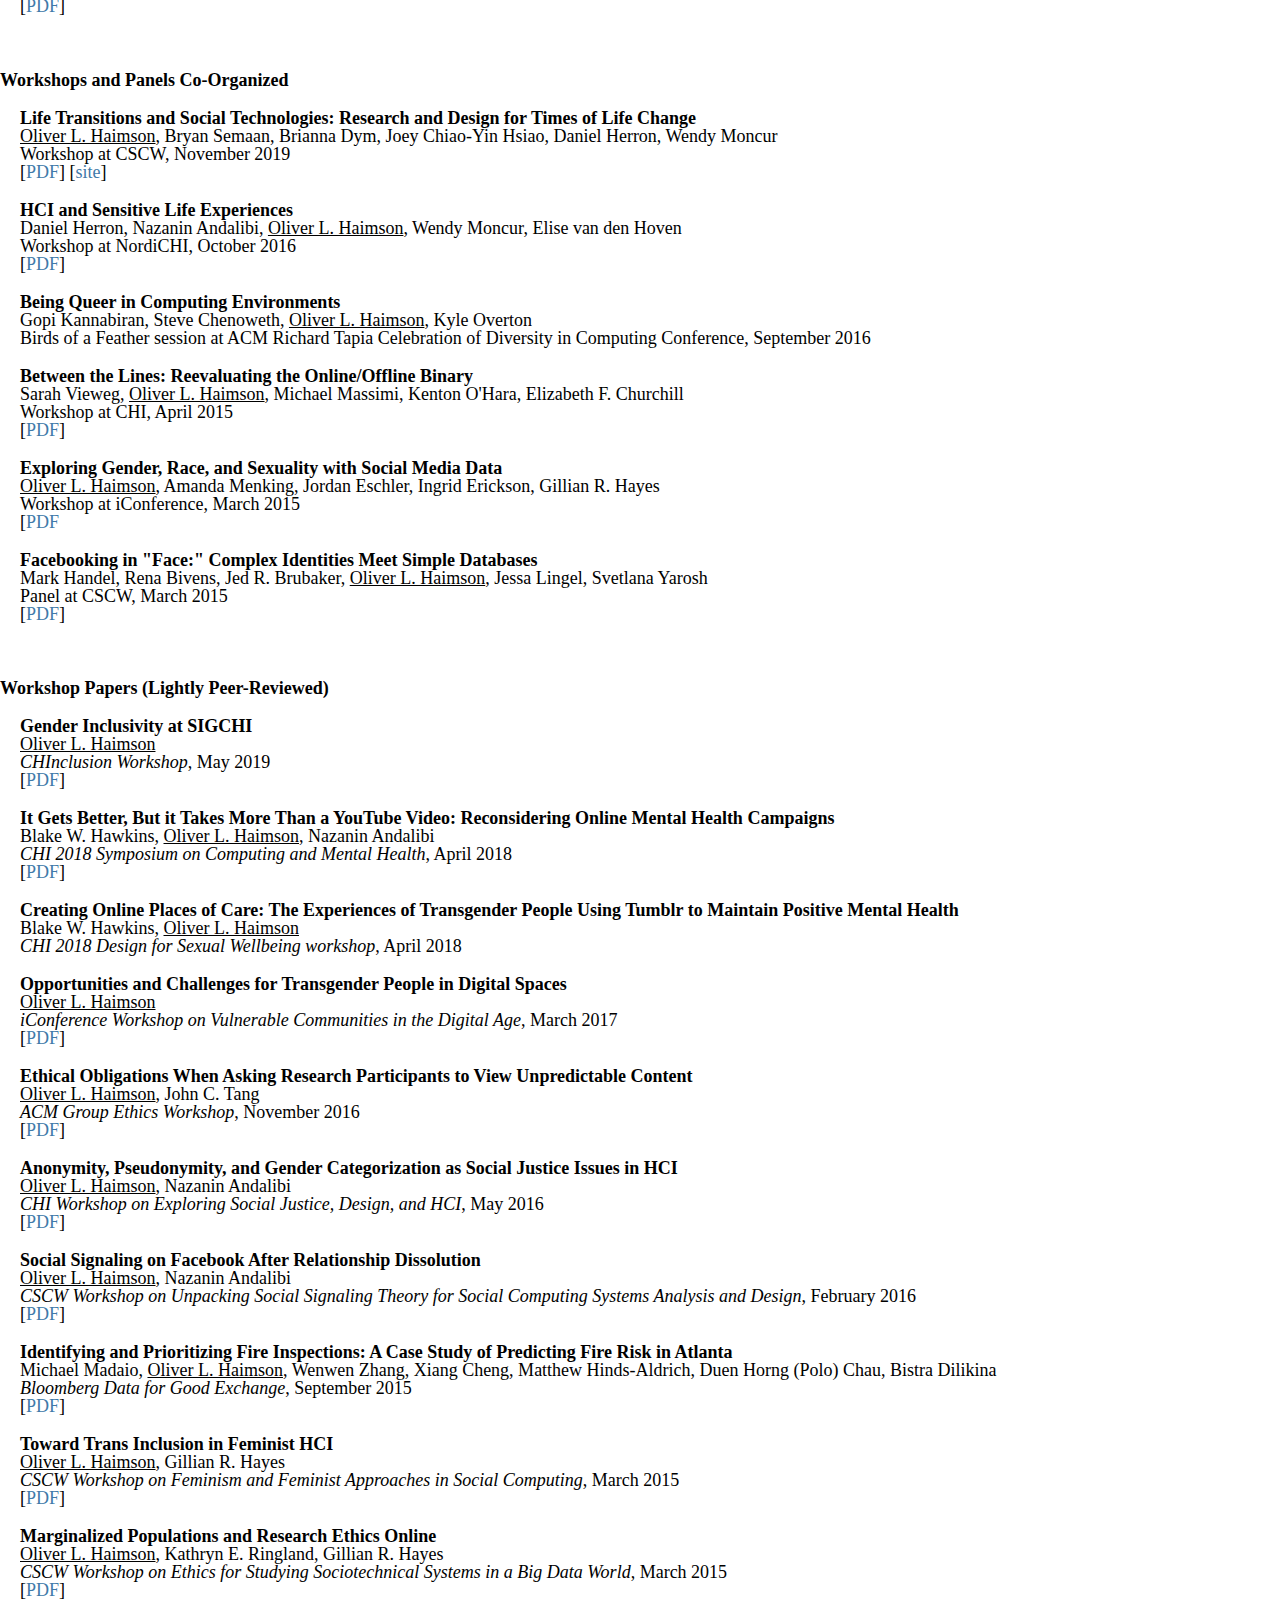
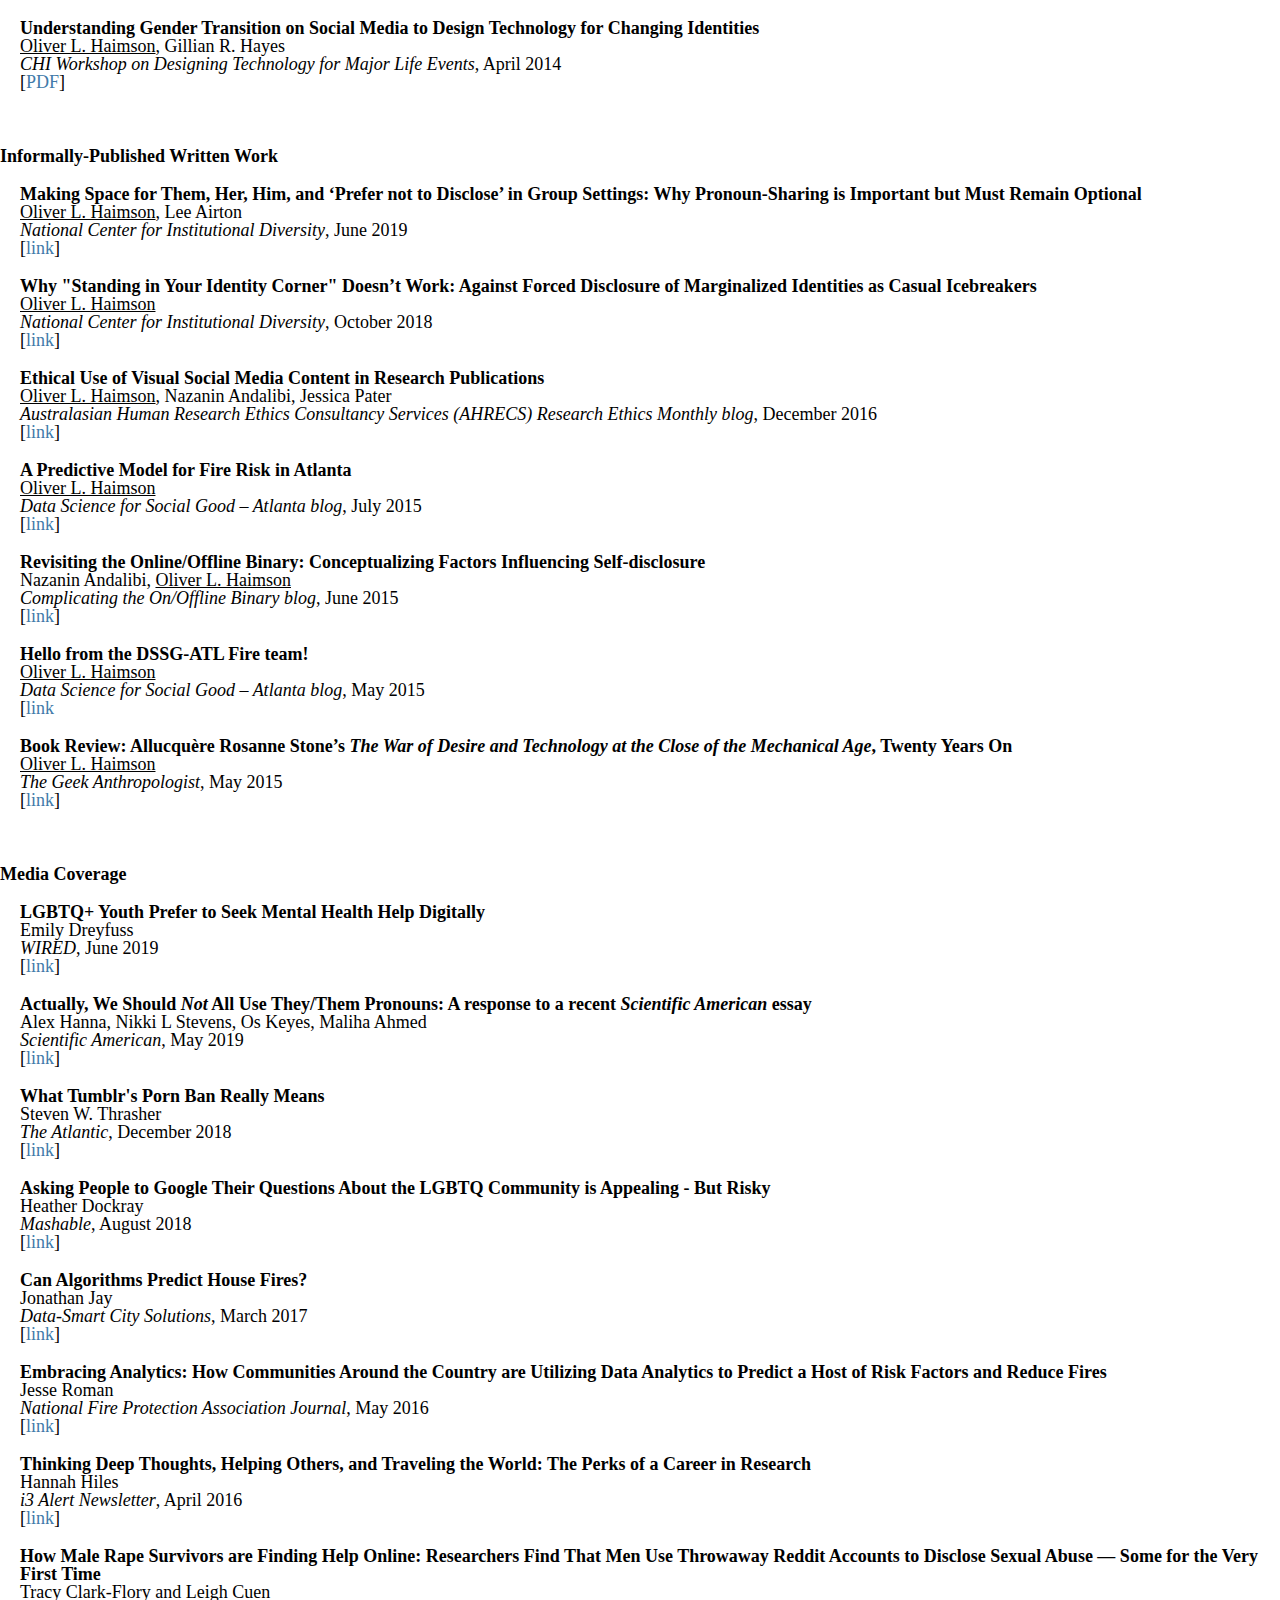
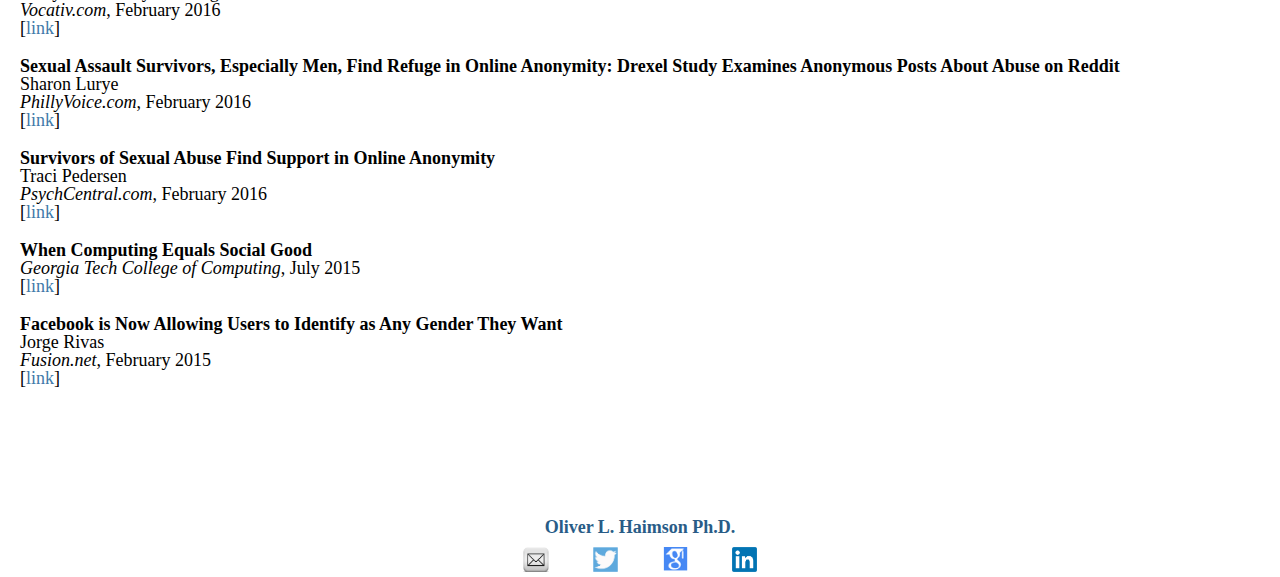
<file: publications.html>
<!DOCTYPE html>
<html lang="en" dir="ltr">
  <head>
  <script>
  </script>
    <meta charset="utf-8">
    <meta name="viewport" content="width=device-width, initial-scale=1.0">
    <link rel="stylesheet" type="text/css" href="css/html5reset.css">
    <link rel="stylesheet" type="text/css" href="css/style.css">
    <title>Oliver L. Haimson Ph.D.</title>
  </head>

  <body>
    <div class="skip"><a href="#main">Skip to Main Content</a></div>
    <div class="header">
        <h1><a href="index.html" class="titlename">Oliver L. Haimson Ph.D.</a></h1>
        <h2><a href="index.html">Assistant Professor</a></h2>
    </div>
    <div class="desktop_nav">
        <ul>
          <li><a href="index.html">About</a></li>
          <li><a href="research.html">Research</a></li>
          <li><a href="publications.html" class="current">Publications</a></li>
          <li><a href="students.html">Students</a></li>
          <li><a href="teaching.html">Teaching</a></li>
        </ul>
    </div>

    <div class="mobile_nav">
        <span id="opennav" onclick="openNav()">Menu &#9776;</span>
      <nav id= "navbar">
          <a href="javascript:void(0)" class="closebtn" onclick="closeNav()">Close &times;</a>

        <ul>
          <li><a href="index.html">About</a></li>
          <li><a href="research.html">Research</a></li>
          <li><a href="publications.html" class="current">Publications</a></li>
          <li><a href="students.html">Students</a></li>
          <li><a href="teaching.html">Teaching</a></li>
        </ul>
      </nav>
    </div>
    
        <script>
          function openNav(){
            if (window.innerWidth < "800px"){
              console.log("is working");
            }
              console.log("opened navigation bar");
              document.querySelector("#navbar").style.width = "100%";
            }
    
          function closeNav(){
            console.log("closed navigation bar");
            document.querySelector("#navbar").style.width = "0";
          }
          
        </script>

    <main id="main">
    <div class="container flex">
        <p class="title">PUBLICATIONS</p>
        <div id="text">
        <br>
        
        <p class="title">Journal Publications (Peer-Reviewed)</p>
        <p>
        
          <div class="research-publication">
              <a href="https://www.tandfonline.com/doi/full/10.1080/14680777.2019.1678505" target="_blank"><img src="images/FMS.jpg" width="50" alt="FMS"/></a>
              <b>Tumblr was a Trans Technology: The Meaning, Importance, History, and Future of Trans Technologies</b><br>
              <u>Oliver L. Haimson</u>, Avery Dame-Griff, Elias Capello, Zahari Richter<br>
              <i>Feminist Media Studies</i>, 
              published online first October 2019, 17 pages<br>
             [<a href="https://www.tandfonline.com/doi/full/10.1080/14680777.2019.1678505" target="_blank">open-access link</a>]  [<a href="PDFs/HaimsonTumblrTransTechnology.pdf" target="_blank">PDF</a>]  <br>
              
          </div>
          <div class="research-publication">
              <a href="http://koustuv.com/papers/CSCW19_MinorityStress.pdf" target="_blank"><img src="images/CSCW19.jpg" width="50" alt="CSCW19"/></a>
              <b>The Language of LGBTQ+ Minority Stress Experiences on Social Media</b><br>
              Koustuv Saha, Sang Chan Kim, Manikanta D. Reddy, Albert J. Carter, Eva Sharma, <u>Oliver L. Haimson</u>, Munmun De Choudhury<br>
              <i>Proceedings of the ACM Human Computer Interaction (PACM HCI)</i>, 
              3(CSCW), Article 89, November 2019, 21 pages (to be presented at CSCW 2019)<br>
              [acceptance rate: 31%]<br>
              [<a href="http://koustuv.com/papers/CSCW19_MinorityStress.pdf" target="_blank">PDF</a>]   
      
          </div>
        
        <p>
        
          <div class="research-publication">
              <a href="https://academic.oup.com/jamia/article-abstract/26/8-9/749/5497782" target="_blank"><img src="images/JAMIA.jpg" width="50" alt="JAMIA"/></a>
              <b>Mapping Gender Transition Sentiment Patterns via 
              Social Media Data: Toward Decreasing Transgender Mental Health Disparities</b><br>
              <u>Oliver L. Haimson</u><br>
              <i>Journal of the American Medical Informatics Association (JAMIA)</i> (special issue on Health Informatics and Health Equity:
              Improving Our Reach and Impact), 26(8-9), August/September 2019 (first published online May 2019), p. 749-758<br>
              [<a href="https://academic.oup.com/jamia/article-abstract/26/8-9/749/5497782" target="_blank">open-access link</a>]  [<a href="PDFs/HaimsonMappingGenderTransition.pdf" target="_blank">PDF</a>]  [<a href="https://medium.com/@haimson/mapping-gender-transition-sentiment-patterns-via-social-media-data-3cb96321df1b?sk=d5996dab7d9612c2f0f5e0510cdf9332" target="_blank">blog</a>]
      
          </div>
        
        <p>
        
          <div class="research-publication">
              <a href="https://dl.acm.org/citation.cfm?id=3274332" target="_blank"><img src="images/CSCW18.jpg" width="50" alt="CSCW18"/></a>
              <b>Social Media as Social Transition Machinery</b><br>
              <u>Oliver L. Haimson</u><br>
              <i>Proceedings of the ACM Human Computer Interaction (PACM HCI)</i>, 
              2(CSCW), Article 63, November 2018, 26 pages <br>
              [acceptance rate: 26%] [Best Paper Honorable Mention]<br>
              [<a href="https://dl.acm.org/citation.cfm?id=3274332" target="_blank">link</a>] [<a href="PDFs/HaimsonSocialTransitionMachinery.pdf" target="_blank">PDF</a>] [<a href="https://medium.com/acm-cscw/social-media-as-social-transition-machinery-cfbdf93e276c" target="_blank">blog</a>]  
      
          </div>
        
        <p>
        
          <div class="research-publication">
              <a href="https://dl.acm.org/citation.cfm?id=3234942" target="_blank"><img src="images/tochi.jpg" width="50" alt="tochi"/></a>
              <b>Social Support, Reciprocity, and Anonymity in Responses to Sexual Abuse Disclosures on Social Media</b><br>
              Nazanin Andalibi, <u>Oliver L. Haimson</u>, Munmun De Choudhury, Andrea Forte<br>
              <i>ACM Transactions on Computer-Human Interaction (TOCHI)</i>, 25(5), October 2018<br>
              [<a href="https://dl.acm.org/citation.cfm?id=3234942" target="_blank">link</a>] [<a href="https://docs.wixstatic.com/ugd/63b293_6d50cc24af46436f90e2d5d7ff9f8488.pdf" target="_blank">PDF</a>]
      
          </div>
        
        <p>
        
          <div class="research-publication">
              <a href="http://journals.sagepub.com/doi/abs/10.1177/1461444817711402" target="_blank"><img src="images/NMS.jpg" width="50" alt="NMS"/></a>
              <b>Relationship Breakup Disclosures and Media Ideologies on Facebook</b><br>
              <u>Oliver L. Haimson</u>, Nazanin Andalibi, Munmun De Choudhury, Gillian R. Hayes<br>
              <i>New Media and Society</i>, 20(5), May 2018 (first published online June 2017)<br>
              [<a href="http://journals.sagepub.com/doi/abs/10.1177/1461444817711402" target="_blank">link</a>] [<a href="https://journals.sagepub.com/doi/pdf/10.1177/1461444817711402?casa_token=1Wa6eTpexF0AAAAA:JfO6L9MxYCp4hXR1bjsR6On1pvcHRjJmGQoXQIyeFs52XXDpaxg8rjJC0bq22loaUjBJ0ouZE-8" target="_blank">PDF</a>]
      
          </div>
        
        <p>		
        
          <div class="research-publication">
              <a href="http://dl.acm.org/citation.cfm?id=3075222" target="_blank"><img src="images/TACCESS.jpg" width="50" alt="TACCESS"/></a>	
              <b>The Tangible Desktop: A Multimodal Approach to Nonvisual Computing</b><br>
              Mark S. Baldwin, Gillian R. Hayes, Jennifer Mankoff, <u>Oliver L. Haimson</u>, 
              Scott E. Hudson<br> 
              <i>ACM Transactions on Accessible Computing (TACCESS)</i> 10(3), August 2017<br>
              [<a href="http://dl.acm.org/citation.cfm?id=3075222" target="_blank">link</a>] [<a href="PDFs/BaldwinTangibleDesktop.pdf" target="_blank">PDF</a>]
      
          </div>
        
        <p>
        
          <div class="research-publication">
              <a href="https://journals.sagepub.com/doi/full/10.1177/2056305116672486" target="_blank"><img src="images/sms.jpg" width="50" alt="sms"/></a>
              <b>Baking Gender Into Social Media Design: How Platforms Shape Categories for Users
              and Advertisers</b><br>
              Rena Bivens, <u>Oliver L. Haimson</u><br>
              <i>Social Media + Society</i> (special issue on Making Digital Cultures of Gender and 
              Sexuality with Social Media), 2(4), October-December 2016<br>
              [<a href="https://journals.sagepub.com/doi/full/10.1177/2056305116672486" target="_blank">open-access link</a>] [<a href="http://sms.sagepub.com/content/2/4/2056305116672486.full.pdf" target="_blank">PDF</a>]  [<a href="http://renabivens.com/category/uncategorized/#new-journal-articles" target="_blank">blog</a>]
      
          </div>
        
        <p>
        
          <div class="research-publication">
              <a href="http://firstmonday.org/ojs/index.php/fm/article/view/6791/5521" target="_blank"><img src="images/FirstMonday.jpg" width="50" alt="FirstMonday"/></a>
              <b>Constructing and Enforcing "Authentic" Identity Online: Facebook, Real Names, and
              Non-Normative Identities</b><br>
              <u>Oliver L. Haimson</u>, Anna Lauren Hoffmann<br>
              <i>First Monday</i> (special issue on A Decade of Web 2.0: Reflections, Critical
              Perspectives, and Beyond), 21(6), June 2016<br>
              [<a href="http://firstmonday.org/ojs/index.php/fm/article/view/6791/5521" target="_blank">open-access link</a>]
      
          </div>
        
        <p>
        
          <div class="research-publication">
              <a href="http://journals.plos.org/plosone/article?id=10.1371%2Fjournal.pone.0152117" target="_blank"><img src="images/plosone.jpg" width="50" alt="plosone"/></a>
              <b>Supplementing Public Health Inspection via Social Media</b><br>
              John Schomberg, <u>Oliver L. Haimson</u>, Gillian R. Hayes, Hoda Anton-Culver<br> 
              <i>PLoS ONE</i> 11(3), March 2016<br>
              [<a href="http://journals.plos.org/plosone/article?id=10.1371%2Fjournal.pone.0152117" target="_blank">open-access link</a>] [<a href="https://journals.plos.org/plosone/article/file?id=10.1371/journal.pone.0152117&type=printable" target="_blank">PDF</a>]
              
          </div>
        <p>

        <div class="research-publication">
            <a href="http://content.iospress.com/articles/journal-of-vocational-rehabilitation/jvr775" target="_blank"><img src="images/JVR.jpg" width="50" alt="JVR"/></a>
            <b>Mobile Video Modeling for Employment Interviews for Individuals with Autism</b><br>
            Gillian R. Hayes, V. Erick Custodio, <u>Oliver L. Haimson</u>, Kathy Nguyen, Kathryn
            E. Ringland, Rachel Rose Ulgado, Aaron Waterhouse, Rachel Weiner<br> 
            <i>Journal of Vocational Rehabilitation</i> 43(3), October 2015<br>
            [<a href="http://content.iospress.com/articles/journal-of-vocational-rehabilitation/jvr775" target="_blank">link</a>]
    
        </div>
        
        <p>
      
          <div class="research-publication">
              <a href="https://dl.acm.org/citation.cfm?id=2751564" target="_blank"><img src="images/TACCESS.jpg" width="50" alt="TACCESS"/></a>
                  <b>Evaluating a Collaborative iPad Game’s Impact on Social Relationships for 
                  Children with Autism Spectrum Disorder</b><br>
                  LouAnne E. Boyd, Kathryn E. Ringland, <u>Oliver L. Haimson</u>, Helen Fernandez,
                  Maria Bistarkey, Gillian R. Hayes<br> 
                  <i>ACM Transactions on Accessible Computing (TACCESS)</i> 7(1), June 2015<br>
                  [<a href="https://dl.acm.org/citation.cfm?id=2751564" target="_blank">link</a>] [<a href="PDFs/BoydEvaluatingCollaborativeiPad.pdf" target="_blank">PDF</a>]
          
          </div>
        
        
        
        <br><br>
        
        <p class="title">Full Conference Publications (Peer-Reviewed)</p>
        <p>
        
          <div class="research-publication">
              <a href="https://dl.acm.org/citation.cfm?id=3173881" target="_blank"><img src="images/CHI18.jpg" width="50" alt="CHI18"/></a>
              <b>“Genderfluid” or “Attack Helicopter”: Responsible HCI Research Practice with 
              Non-Binary Gender Variation in Online Communities</b><br>
              Samantha Jaroszewski, Danielle Lottridge, <u>Oliver L. Haimson</u>, Katie Quehl<br>
              <i>ACM CHI Conference on Human Factors in Computing Systems</i>, April 2018<br>
              [acceptance rate: 26%]<br>
              [<a href="https://dl.acm.org/citation.cfm?id=3173881" target="_blank">link</a>]  [<a href="PDFs/JaroszewskiGenderfluidOrAttack.pdf" target="_blank">PDF</a>]  
      
          </div>
        
        <p>
         
          <div class="research-publication"> 
              <a href="https://www.aaai.org/ocs/index.php/ICWSM/ICWSM17/paper/view/15557" target="_blank"><img src="images/ICWSM.jpg" width="50" alt="ICWSM"/></a>
              <b>Changes in Social Media Affect, Disclosure, and Sociality for a Sample of Transgender 
              Americans in 2016’s Political Climate</b><br>
              <u>Oliver L. Haimson</u>, Gillian R. Hayes<br>
              <i>ICWSM Conference on Web and Social Media</i>, May 2017<br>
              [acceptance rate: 14%]<br>
              [<a href="https://www.aaai.org/ocs/index.php/ICWSM/ICWSM17/paper/view/15557" target="_blank">link</a>]  [<a href="PDFs/HaimsonChangesSocialMediaAffect.pdf" target="_blank">PDF</a>]  [<a href="https://haimson-research.tumblr.com/post/160695055322/transgender-peoples-changes-in-emotional" target="_blank">blog</a>]
      
          </div>
        
        <p>
          <div class="research-publication">
              <a href="https://dl.acm.org/citation.cfm?id=3025642" target="_blank"><img src="images/CHI17.jpg" width="50" alt="CHI17"/></a>
              <b>What Makes Live Events Engaging on Facebook Live, Periscope, and Snapchat</b><br>
              <u>Oliver L. Haimson</u>, John C. Tang<br>
              <i>ACM CHI Conference on Human Factors in Computing Systems</i>, May 2017<br>
              [acceptance rate: 25%]<br>
              [<a href="https://dl.acm.org/citation.cfm?id=3025642" target="_blank">link</a>]  [<a href="PDFs/HaimsonWhatMakesLiveEventsEngaging.pdf" target="_blank">PDF</a>]  [<a href="https://haimson-research.tumblr.com/post/160226061508/what-makes-live-events-engaging-on-facebook-live" target="_blank">blog</a>]     
          </div>
        
        <p>
        
          <div class="research-publication">
              <a href="https://dl.acm.org/citation.cfm?id=3025921" target="_blank"><img src="images/CHI17.jpg" width="50" alt="CHI17"/></a>
              <b>Class Confessions: Restorative Properties in Online Experiences of Socioeconomic Stigma</b><br>
              Eugenia Ha Rim Rho, <u>Oliver L. Haimson</u>, Nazanin Andalibi, Melissa Mazmanian, Gillian R. Hayes<br>
              <i>ACM CHI Conference on Human Factors in Computing Systems</i>, May 2017<br>
              [acceptance rate: 25%]<br>
              [<a href="https://dl.acm.org/citation.cfm?id=3025921" target="_blank">link</a>]  [<a href="PDFs/RhoClassConfessions.pdf" target="_blank">PDF</a>]  
          </div>
        
        <p>

          <div class="research-publication">
              <a href="https://dl.acm.org/citation.cfm?id=2939682" target="_blank"><img src="images/KDD.jpg" width="50" alt="KDD"/></a>
              <b>Firebird: Predicting Fire Risk and Prioritizing Fire Inspections in Atlanta</b><br>
              Michael Madaio, Shang-Tse Chen, <u>Oliver L. Haimson</u>, Wenwen Zhang, Xiang
              Cheng, Matthew Hinds-Aldrich, Duen Horng (Polo) Chau, Bistra Dilikina<br>
              <i>ACM SIGKDD Conference on Knowledge Discovery and Data Mining</i>, August 2016<br>
              [full paper acceptance rate: 12%] [Best Student Paper Runner-Up]<br>
              [<a href="https://dl.acm.org/citation.cfm?id=2939682" target="_blank">link</a>]  [<a href="http://www.kdd.org/kdd2016/papers/files/adf0511-madaioA.pdf" target="_blank">PDF</a>]  [<a href="http://firebird.gatech.edu/" target="_blank">site</a>]  
      
          </div>
        
        
        <p>
        
          <div class="research-publication">
              <a href="https://dl.acm.org/citation.cfm?id=2858136" target="_blank"><img src="images/CHI16.jpg" width="50" alt="CHI16"/></a>
              <b>Digital Footprints and Changing Networks During Online Identity Transitions</b><br>
              <u>Oliver L. Haimson</u>, Jed R. Brubaker, Lynn Dombrowski, Gillian R. Hayes<br>
              <i>ACM CHI Conference on Human Factors in Computing Systems</i>, May 2016<br>
              [acceptance rate: 23%] [Best Paper Honorable Mention]<br>
              [<a href="https://dl.acm.org/citation.cfm?id=2858136" target="_blank">link</a>]  [<a href="PDFs/HaimsonDigitalFootprints.pdf" target="_blank">PDF</a>]
      
          </div>
        
        <p>
        
          <div class="research-publication">
              <a href="https://dl.acm.org/citation.cfm?id=2858096" target="_blank"><img src="images/CHI16.jpg" width="50" alt="CHI16"/></a>
              <b>Understanding Social Media Disclosures of Sexual Abuse Through the Lenses of Support Seeking and 
              Anonymity</b><br>
              Nazanin Andalibi, <u>Oliver L. Haimson</u>, Munmun De Choudhury, Andrea Forte<br>
              <i>ACM CHI Conference on Human Factors in Computing Systems</i>, May 2016<br>
              [acceptance rate: 23%]<br>
              [<a href="https://dl.acm.org/citation.cfm?id=2858096" target="_blank">link</a>]  [<a href="http://media.wix.com/ugd/63b293_f970ee3febb94d27b177706639f6ed2f.pdf" target="_blank">PDF</a>]
      
          </div>
        
        <p>
        <div class="research-publication">
            <a href="https://dl.acm.org/citation.cfm?id=2820030" target="_blank"><img src="images/CSCW16.jpg" width="50" alt="CSCW16"/></a>
            <b>“Hunger Hurts but Starving Works:” Characterizing the Presentation of Eating Disorders 
            Online</b><br>
            Jessica Pater, <u>Oliver L. Haimson</u>, Nazanin Andalibi, Elizabeth Mynatt<br>
            <i>ACM CSCW Conference on Computer-Supported Cooperative Work and Social Computing</i>, 
            February 2016<br>
            [acceptance rate: 25%]<br>
            [<a href="https://dl.acm.org/citation.cfm?id=2820030" target="_blank">link</a>]  [<a href="http://jesspater.com/wp-content/uploads/2016/03/Hunger-Hurts-but-Starving-Works.pdf" target="_blank">PDF</a>]
    
        </div>
        
        <p>
        <div class="research-publication">
            <a href="https://dl.acm.org/citation.cfm?id=2702270" target="_blank"><img src="images/CHI15.jpg" width="50" alt="CHI15"/></a>
            <b>Online Inspiration and Exploration for Identity Reinvention</b><br>
            <u>Oliver L. Haimson</u>, Anne E. Bowser, Edward F. Melcer, Elizabeth F. Churchill<br>
            <i>ACM CHI Conference on Human Factors in Computing Systems</i>, May 2015<br>
            [acceptance rate: 23%]<br>
            [<a href="https://dl.acm.org/citation.cfm?id=2702270" target="_blank">link</a>]  [<a href="PDFs/HaimsonOnlineInspiration.pdf" target="_blank">PDF</a>]
    
        </div>
        
        <p>
          <div class="research-publication">
              <a href="https://dl.acm.org/citation.cfm?id=2702394" target="_blank"><img src="images/CHI15.jpg" width="50" alt="CHI15"/></a>
              <b>On Vintage Values: The Experience of Secondhand Fashion Reacquisition</b><br>
              Anne E. Bowser, <u>Oliver L. Haimson</u>, Edward F. Melcer, Elizabeth F. Churchill<br>
              <i>ACM CHI Conference on Human Factors in Computing Systems</i>, May 2015<br>
              [acceptance rate: 23%]<br>
              [<a href="https://dl.acm.org/citation.cfm?id=2702394" target="_blank">link</a>]  [<a href="PDFs/BowserVintageValues.pdf" target="_blank">PDF</a>]
      
          </div>
        
        <p>
          <div class="research-publication">
              <a href="https://dl.acm.org/citation.cfm?id=2675152" target="_blank"><img src="images/CSCW.jpg" width="50" alt="CSCW"/></a>
              <b>Disclosure, Stress, and Support During Gender Transition on Facebook</b><br>
              <u>Oliver L. Haimson</u>, Jed R. Brubaker, Lynn Dombrowski, Gillian R. Hayes<br>
              <i>ACM CSCW Conference on Computer-Supported Cooperative Work and Social Computing</i>, 
              March 2015<br>
              [acceptance rate: 28%] [Best Paper Honorable Mention]<br>
              [<a href="https://dl.acm.org/citation.cfm?id=2675152" target="_blank">link</a>]  [<a href="PDFs/HaimsonDisclosureStressSupport.pdf" target="_blank">PDF</a>]
      
          </div>
        
        <p>
        
          <div class="research-publication">
              <a href="https://dl.acm.org/citation.cfm?id=2557077" target="_blank"><img src="images/CHI.jpg" width="50" alt="CHI"/></a>
              <b>DDF Seeks Same: Sexual Health-Related Language in Online Personal Ads For Men 
              Who Have Sex With Men</b><br>
              <u>Oliver L. Haimson</u>, Jed R. Brubaker, Gillian R. Hayes<br>
              <i>ACM CHI Conference on Human Factors in Computing Systems</i>, April 2014<br>
              [acceptance rate: 23%]<br>
              [<a href="https://dl.acm.org/citation.cfm?id=2557077" target="_blank">link</a>]  [<a href="PDFs/HaimsonDDFSeeksSame.pdf" target="_blank">PDF</a>]
      
          </div>
        
        
        <br><br>
        
        <h4>Articles (Editor Reviewed)</h4>
        <p>
        
            <div class="research-publication">
                <a href="https://interactions.acm.org/archive/view/july-august-2019/how-to-do-better-with-gender-on-surveys" target="_blank"><img src="images/interactions.jpg" width="50" alt="interactions"/></a>
                <b>How to Do Better with Gender on Surveys: A Guide for HCI Researchers</b><br>
                Katta Spiel, <u>Oliver L. Haimson</u>, Danielle Lottridge<br>
                ACM <i>Interactions</i> Magazine, July-August 2019<br>
                [<a href="https://interactions.acm.org/archive/view/july-august-2019/how-to-do-better-with-gender-on-surveys" target="_blank">link</a>]  [<a href="PDFs/SpielHowTo.pdf" target="_blank">PDF</a>]  [<a href="https://medium.com/@haimson/my-recent-work-related-to-gender-equity-and-inclusivity-guidelines-survey-options-and-pronouns-54caa0bce4b6" target="_blank">blog</a>]<br>
        
            </div>
        
        <p>
          <div class="research-publication">
              <a href="http://firstmonday.org/ojs/index.php/fm/article/view/9255/7458" target="_blank"><img src="images/FirstMonday.jpg" width="50" alt="First Monday"/></a>
              <b>A Conversation: Queer Digital Media Resources and Research</b><br>
              Mia Fischer, <u>Oliver L. Haimson</u>, Carmen Rios, Adrienne Shaw, Mitali Thakor, Jen Jack Gieseking, Daniel Cockayne<br>
              <i>First Monday</i> (special issue on Queer Internet Studies), 23(7), July 2018<br>
              [<a href="http://firstmonday.org/ojs/index.php/fm/article/view/9255/7458" target="_blank">open-access link</a>]<br>
      
          </div>
        
        <p>
          <div class="research-publication">
              <a href="https://dl.acm.org/citation.cfm?id=3155118" target="_blank"><img src="images/xrds.jpg" width="50" alt="xrds"/></a>
              <b>Digital and Physical Barriers to Changing Identities</b><br>
              <u>Oliver L. Haimson</u><br>
              <i>XRDS: Crossroads, The ACM Magazine for Students</i>, Winter 2017<br>
              [<a href="https://dl.acm.org/citation.cfm?id=3155118" target="_blank">link</a>]  [<a href="PDFs/HaimsonDigital&PhysicalBarriers.pdf" target="_blank">PDF</a>]  
      
          </div>
        
    
        <br><br>
        
        <h4>Short Papers and Posters (Lightly Peer-Reviewed)</h4>
        <p>
        
          <div class="research-publication">
              <b>Designing Technology to Support Safety for Transgender Women & Non-Binary People of Color</b><br>
              Denny Starks, Tawanna Dillahunt, <u>Oliver L. Haimson</u><br>
              <i>Designing Interactive Systems (DIS)</i>, June 2019<br>
              [<a href="https://dl.acm.org/citation.cfm?id=3323898" target="_blank">link</a>]  [<a href="PDFs/StarksDesigningTechnology.pdf" target="_blank">PDF</a>]<br>
      
          </div>
               <p>
        
          <div class="research-publication">
              <b>Helpful Information to Whom? An Intersectional Critique of the ‘It Gets Better Project'</b><br>
              Blake W. Hawkins, Nazanin Andalibi, <u>Oliver L. Haimson</u><br>
              <i>Proceedings of the Association for Information Science and Technology (ASIST)</i>, February 2019<br>
              [<a href="https://onlinelibrary.wiley.com/doi/abs/10.1002/pra2.2018.14505501133">link</a>]<br>
      
          </div>
               <p>
        
          <div class="research-publication">
              <b>Building an Online Community of Care: Tumblr Use by Transgender Individuals</b><br>
              Blake W. Hawkins, <u>Oliver L. Haimson</u><br>
              <i>GEWINN / Gender & IT Conference</i>, May 2018<br>
              [<a href="https://dl.acm.org/citation.cfm?id=3196853">link</a>]<br>
          </div>
        
        <p>
        
          <div class="research-publication">
              <b>#ReproHealth: A State-Based Investigation of Reproductive Health Rights Policy and 
                  Social Media Activity</b><br>
                  Corrin Morgan, Aaron Noble, Erica Alexander, Jerome Watts, <u>Oliver L. Haimson</u><br>
                  <i>iConference</i>, March 2016<br>
                  [<a href="PDFs/MorganReproHealth.pdf" target="_blank">PDF</a>]
          </div>

        <p>
        <div class="research-publication">
            <b>User Response to Facebook’s Custom Gender Options</b><br>
            <u>Oliver L. Haimson</u>, Jed R. Brubaker, Courtney Loder, Lynn Dombrowski, Gillian R. Hayes<br>
            <i>iConference</i>, March 2015<br>
            [<a href="PDFs/HaimsonUserResponseCustomGender.pdf" target="_blank">PDF</a>]    
        </div>
               <p>
        
          <div class="research-publication">
              <b>Using Depression Analytics to Reduce Stigma via Social Media: BlueFriends</b><br>
              <u>Oliver L. Haimson</u>, Kathryn E. Ringland, Simone Lanette, Christine T. Wolf<br>
              <i>iConference (Social Media Expo)</i>, March 2014<br>
              [<a href="PDFs/HaimsonUsingDepressionAnalytics.pdf" target="_blank">PDF</a>]
          </div>
        
        <p>
        
          <div class="research-publication">
              <b>Information Occupation: Using Information Science to Explore Occupy Wall Street</b><br>
              <u>Oliver L. Haimson</u>, Josh Cartagena<br>
              <i>iConference</i>, February 2013<br>
              [<a href="PDFs/HaimsonInformationOccupation.pdf" target="_blank">PDF</a>]
          </div>
        
        
        <br><br>
        
            
        <h4>Workshops and Panels Co-Organized</h4>
        <p>
        
          <div class="research-publication">
              <b>Life Transitions and Social Technologies: Research and Design for Times of Life Change</b><br>
              <u>Oliver L. Haimson</u>, Bryan Semaan, Brianna Dym, Joey Chiao-Yin Hsiao, Daniel Herron, Wendy Moncur<br>
              Workshop at CSCW, November 2019<br>
              [<a href="PDFs/HaimsonLifeTransitionsSocialTechnologies" target="_blank">PDF</a>] [<a href="https://www.socialtransitiontech.com/" target="_blank">site</a>]      
          </div>
                <p>
        
          <div class="research-publication">
              <b>HCI and Sensitive Life Experiences</b><br>
              Daniel Herron, Nazanin Andalibi, <u>Oliver L. Haimson</u>, Wendy Moncur, Elise van den Hoven<br>
              Workshop at NordiCHI, October 2016<br>
              [<a href="PDFs/HerronHCISensitiveLifeExperiences" target="_blank">PDF</a>]      
          </div>
                <p>
          <div class="research-publication">
              <b>Being Queer in Computing Environments</b><br>
              Gopi Kannabiran, Steve Chenoweth, <u>Oliver L. Haimson</u>, Kyle Overton<br>
              Birds of a Feather session at ACM Richard Tapia Celebration of Diversity in Computing Conference, September 2016<br>      
          </div>
                <p>

          <div class="research-publication">
              <b>Between the Lines: Reevaluating the Online/Offline Binary</b><br>
              Sarah Vieweg, <u>Oliver L. Haimson</u>, Michael Massimi, Kenton O'Hara, Elizabeth F. Churchill<br>
              Workshop at CHI, April 2015<br>
              [<a href="PDFs/ViewegBetweenTheLines.pdf" target="_blank">PDF</a>]
      
          </div>
                <p>
        
          <div class="research-publication">
              <b>Exploring Gender, Race, and Sexuality with Social Media Data</b><br>
              <u>Oliver L. Haimson</u>, Amanda Menking, Jordan Eschler, Ingrid Erickson, Gillian R. Hayes<br>
              Workshop at iConference, March 2015<br>
              [<a href="PDFs/HaimsonExploringGenderRaceSexuality.pdf" target="_blank">PDF</a>
          </div>
       
          <div class="research-publication">
              <b>Facebooking in "Face:" Complex Identities Meet Simple Databases</b><br>
              Mark Handel, Rena Bivens, Jed R. Brubaker, <u>Oliver L. Haimson</u>, Jessa Lingel,
              Svetlana Yarosh<br>
              Panel at CSCW, March 2015<br>
              [<a href="PDFs/HandelFacebookingInFace.pdf" target="_blank">PDF</a>]      
          </div>
                
        <br><br>
        
        
        <h4>Workshop Papers (Lightly Peer-Reviewed)</h4>
        <p>
        
          <div class="research-publication">
              <b>Gender Inclusivity at SIGCHI</b><br>
              <u>Oliver L. Haimson</u><br>
              <i>CHInclusion Workshop</i>, May 2019<br>
              [<a href="https://drive.google.com/file/d/1hLROWtZLCFFLHxqPYP0Q4kF1LPUgfzdk/view" target="_blank">PDF</a>]      
          </div>
                <p>
        
          <div class="research-publication">
              <b>It Gets Better, But it Takes More Than a YouTube Video: Reconsidering Online Mental Health Campaigns</b><br>
              Blake W. Hawkins, <u>Oliver L. Haimson</u>, Nazanin Andalibi<br>
              <i>CHI 2018 Symposium on Computing and Mental Health</i>, April 2018<br>
              [<a href="http://mentalhealth.media.mit.edu/wp-content/uploads/sites/46/2018/04/CMH2018_paper_32.pdf" target="_blank">PDF</a>]      
          </div>
               <p>
        
          <div class="research-publication">
              <b>Creating Online Places of Care: The Experiences of Transgender People Using Tumblr to Maintain Positive Mental Health</b><br>
              Blake W. Hawkins, <u>Oliver L. Haimson</u><br>
              <i>CHI 2018 Design for Sexual Wellbeing workshop</i>, April 2018<br>      
          </div>
               
        <p>
        
          <div class="research-publication">
              <b>Opportunities and Challenges for Transgender People in Digital Spaces</b><br>
              <u>Oliver L. Haimson</u><br>
              <i>iConference Workshop on Vulnerable Communities in the Digital Age</i>, March 2017<br>
              [<a href="PDFs/HaimsonOpportunitiesChallenges.pdf" target="_blank">PDF</a>]      
          </div>
                <p>
        
          <div class="research-publication">
              <b>Ethical Obligations When Asking Research Participants to View Unpredictable Content</b><br>
              <u>Oliver L. Haimson</u>, John C. Tang<br>
              <i>ACM Group Ethics Workshop</i>, November 2016<br>
              [<a href="https://sociotechethics.files.wordpress.com/2016/10/group2016ethics_haimson.pdf" target="_blank">PDF</a>]      
          </div>
               <p>
        
          <div class="research-publication">
              <b>Anonymity, Pseudonymity, and Gender Categorization as Social Justice Issues in HCI</b><br>
              <u>Oliver L. Haimson</u>, Nazanin Andalibi<br>
              <i>CHI Workshop on Exploring Social Justice, Design, and HCI</i>, May 2016<br>
              [<a href="http://media.wix.com/ugd/63b293_f97babe32e01425fa2e34083470ba6dd.pdf" target="_blank">PDF</a>]      
          </div>
                <p>
        
          <div class="research-publication">
              <b>Social Signaling on Facebook After Relationship Dissolution</b><br>
              <u>Oliver L. Haimson</u>, Nazanin Andalibi<br>
              <i>CSCW Workshop on Unpacking Social Signaling Theory for Social Computing Systems 
              Analysis and Design</i>, February 2016<br>
              [<a href="http://media.wix.com/ugd/63b293_ad9a41074ec64fcf93f0c86f0ff15d0d.pdf" target="_blank">PDF</a>]      
          </div>
                <p>
        
          <div class="research-publication">
              <b>Identifying and Prioritizing Fire Inspections: A Case Study of Predicting Fire Risk in 
                  Atlanta</b><br>
                  Michael Madaio, <u>Oliver L. Haimson</u>, Wenwen Zhang, Xiang Cheng, Matthew Hinds-Aldrich, 
                  Duen Horng (Polo) Chau, Bistra Dilikina<br>
                  <i>Bloomberg Data for Good Exchange</i>, September 2015<br>
                  [<a href="PDFs/MadaioIdentifyingPrioritizingFireInspections.pdf" target="_blank">PDF</a>]          
          </div>
               <p>
        
          <div class="research-publication">
              <b>Toward Trans Inclusion in Feminist HCI</b><br>
              <u>Oliver L. Haimson</u>, Gillian R. Hayes<br>
              <i>CSCW Workshop on Feminism and Feminist Approaches in Social Computing</i>, March 2015<br>
              [<a href="PDFs/HaimsonTowardTransInclusion.pdf" target="_blank">PDF</a>]      
          </div>
               <p>
    
          <div class="research-publication">
              <b>Marginalized Populations and Research Ethics Online</b><br>
              <u>Oliver L. Haimson</u>, Kathryn E. Ringland, Gillian R. Hayes<br>
              <i>CSCW Workshop on Ethics for Studying Sociotechnical Systems in a Big Data World</i>, 
              March 2015<br>
              [<a href="PDFs/HaimsonMarginalizedPopulationsResearchEthics.pdf" target="_blank">PDF</a>]
          </div>

        <p>
        
          <div class="research-publication">
              <b>Understanding Gender Transition on Social Media to Design Technology for Changing 
                  Identities</b><br>
                  <u>Oliver L. Haimson</u>, Gillian R. Hayes<br>
                  <i>CHI Workshop on Designing Technology for Major Life Events</i>, April 2014<br>
                  [<a href="PDFs/HaimsonUnderstandingGenderTransition.pdf" target="_blank">PDF</a>]          
          </div>
                
        <br><br>	
        
      
        <h4>Informally-Published Written Work</h4>
        <p>
        
          <div class="research-publication">
              <b>Making Space for Them, Her, Him, and ‘Prefer not to Disclose’ in Group Settings: Why Pronoun-Sharing is Important but Must Remain Optional</b><br>
              <u>Oliver L. Haimson</u>, Lee Airton<br>
              <i>National Center for Institutional Diversity</i>, June 2019<br>
              [<a href="https://medium.com/national-center-for-institutional-diversity/making-space-for-them-her-him-and-prefer-not-to-disclose-in-group-settings-why-1deb8c3d6b86" target="_blank">link</a>]      
          </div>
                <p>
        
          <div class="research-publication">
              <b>Why "Standing in Your Identity Corner" Doesn’t Work: Against Forced Disclosure of Marginalized Identities as Casual Icebreakers</b><br>
              <u>Oliver L. Haimson</u><br>
              <i>National Center for Institutional Diversity</i>, October 2018<br>
              [<a href="https://medium.com/national-center-for-institutional-diversity/why-standing-in-your-identity-corner-doesnt-work-against-forced-disclosure-of-marginalized-fbd71406569f" target="_blank">link</a>]      
          </div>
                <p>
        
          <div class="research-publication">
              <b>Ethical Use of Visual Social Media Content in Research Publications</b><br>
              <u>Oliver L. Haimson</u>, Nazanin Andalibi, Jessica Pater<br>
              <i>Australasian Human Research Ethics Consultancy Services (AHRECS) Research Ethics Monthly blog</i>, December 2016<br>
              [<a href="https://www.ahrecs.com/uncategorized/ethical-use-visual-social-media-content-research-publication" target="_blank">link</a>]      
          </div>
                <p>
        
          <div class="research-publication">
              <b>A Predictive Model for Fire Risk in Atlanta</b><br>
              <u>Oliver L. Haimson</u><br>
              <i>Data Science for Social Good – Atlanta blog</i>, July 2015<br>
              [<a href="http://dssg-atl.io/a-predictive-model-for-fire-risk-in-atlanta/" target="_blank">link</a>]      
          </div>
                <p>
        
          <div class="research-publication">
              <b>Revisiting the Online/Offline Binary: Conceptualizing Factors Influencing Self-disclosure</b><br>
              Nazanin Andalibi, <u>Oliver L. Haimson</u><br>
              <i>Complicating the On/Offline Binary blog</i>, June 2015<br>
              [<a href="https://medium.com/complicating-the-on-offline-binary/revisiting-the-online-offline-binary-conceptualizing-factors-influencing-self-disclosure-e0f6ba483b52" target="_blank">link</a>]      
          </div>
                <p>
      
          <div class="research-publication">
              <b>Hello from the DSSG-ATL Fire team!</b><br>
              <u>Oliver L. Haimson</u><br>
              <i>Data Science for Social Good – Atlanta blog</i>, May 2015<br>
              [<a href="http://dssg-atl.io/hello-from-the-dssg-atl-fire-team/" target="_blank">link</a>      
          </div>
                <p>
        
          <div class="research-publication">
              <b>Book Review: Allucquère Rosanne Stone’s <i>The War of Desire and Technology at the 
              Close of the Mechanical Age</i>, Twenty Years On</b><br>
              <u>Oliver L. Haimson</u><br>
              <i>The Geek Anthropologist</i>, May 2015<br>
              [<a href="http://thegeekanthropologist.com/2015/05/08/book-review-allucquere-rosanne-stones-the-war-of-desire-and-technology-at-the-close-of-the-mechanical-age-twenty-years-on/" target="_blank">link</a>]          
          </div>
              
        <br><br>
            
        <h4>Media Coverage</h4>
        <p>
        
          <div class="research-publication">
              <b>LGBTQ+ Youth Prefer to Seek Mental Health Help Digitally</b><br>
              Emily Dreyfuss<br>
              <i>WIRED</i>, June 2019<br>
              [<a href="https://www.wired.com/story/lgbtq-mental-health-digital-outreach/" target="_blank">link</a>]      
          </div>
                <p>
        
          <div class="research-publication">
              <b>Actually, We Should <i>Not</i> All Use They/Them Pronouns: A response to a recent <i>Scientific American</i> essay</b><br>
              Alex Hanna, Nikki L Stevens, Os Keyes, Maliha Ahmed<br>
              <i>Scientific American</i>, May 2019<br>
              [<a href="https://blogs.scientificamerican.com/voices/actually-we-should-not-all-use-they-them-pronouns/?redirect=1" target="_blank">link</a>]      
          </div>
                 <p>
        
          <div class="research-publication">
              <b>What Tumblr's Porn Ban Really Means</b><br>
              Steven W. Thrasher<br>
              <i>The Atlantic</i>, December 2018<br>
              [<a href="https://www.theatlantic.com/technology/archive/2018/12/tumblr-adult-content-porn/577471/" target="_blank">link</a>]      
          </div>
                 <p>
        
          <div class="research-publication">
              <b>Asking People to Google Their Questions About the LGBTQ Community is Appealing - 
              But Risky</b><br>
              Heather Dockray<br>
              <i>Mashable</i>, August 2018<br>
              [<a href="https://mashable.com/2018/08/23/google-lgbtq-community-allies-help/#x11MMfQ62mq3" target="_blank">link</a>]
          </div>
          <p>
        
            <div class="research-publication">
                <b>Can Algorithms Predict House Fires?</b><br>
                Jonathan Jay<br>
                <i>Data-Smart City Solutions</i>, March 2017<br>
                [<a href="http://datasmart.ash.harvard.edu/news/article/can-algorithms-predict-house-fires-990" target="_blank">link</a>]        
            </div>
                 <p>
        
            <div class="research-publication">
                <b>Embracing Analytics: How Communities Around the Country are Utilizing Data Analytics to 
                    Predict a Host of Risk Factors and Reduce Fires</b><br>
                    Jesse Roman<br>
                    <i>National Fire Protection Association Journal</i>, May 2016<br>
                    [<a href="http://www.nfpa.org/news-and-research/publications/nfpa-journal/2016/may-june-2016/features/embracing-analytics" target="_blank">link</a>]            
            </div>
                 <p>
         
            <div class="research-publication">
                <b>Thinking Deep Thoughts, Helping Others, and Traveling the World: The Perks of a Career 
                    in Research</b><br>
                   Hannah Hiles<br>
                   <i>i3 Alert Newsletter</i>, April 2016<br>
                   [<a href="http://www.sis.pitt.edu/i3/community/4-12-2016.html" target="_blank">link</a>]           
            </div>
                 <p>
        
            <div class="research-publication">
                <b>How Male Rape Survivors are Finding Help Online: Researchers Find That Men Use Throwaway 
                Reddit Accounts to Disclose Sexual Abuse — Some for the Very First Time</b><br>
                Tracy Clark-Flory and Leigh Cuen<br>
                <i>Vocativ.com</i>, February 2016<br>
                [<a href="http://www.vocativ.com/289711/men-sexual-abuse-online/" target="_blank">link</a>]            
            </div>
                 <p>
            
            <div class="research-publication">
                <b>Sexual Assault Survivors, Especially Men, Find Refuge in Online Anonymity: Drexel Study 
                Examines Anonymous Posts About Abuse on Reddit</b><br>
                Sharon Lurye<br>
                <i>PhillyVoice.com</i>, February 2016<br>
                [<a href="http://www.phillyvoice.com/sexual-assault-survivors-especially-men-find-refuge-online-anonymity/" target="_blank">link</a>]
            
            </div>
                  <p>
         
            <div class="research-publication">
                <b>Survivors of Sexual Abuse Find Support in Online Anonymity</b><br>
                Traci Pedersen<br>
                <i>PsychCentral.com</i>, February 2016<br>
                [<a href="http://psychcentral.com/news/2016/02/24/survivors-of-sexual-abuse-find-support-in-online-anonymity/99571.html" target="_blank">link</a>]        
            </div>
              <p>
        
            <div class="research-publication">
                <b>When Computing Equals Social Good</b><br>
                <i>Georgia Tech College of Computing</i>, July 2015<br>
                [<a href="http://www.cc.gatech.edu/when-computing-equals-social-good" target="_blank">link</a>]        
            </div>
                <p>
        
            <div class="research-publication">
                <b>Facebook is Now Allowing Users to Identify as Any Gender They Want</b><br>
                Jorge Rivas<br>
                <i>Fusion.net</i>, February 2015<br>
                [<a href="http://fusion.net/story/55057/new-facebook-feature-gender-options/" target="_blank">link</a>]
            </div>
          </div>  
    </div>
    </main>
    <footer>
      <h3 class="footer-h3"> Oliver L. Haimson Ph.D. <br>
          <a href="mailto:haimson@umich.edu" target="_blank"><img src="images/email.jpg" alt="Email" title="Email" height="25"> </a>
          <a href="https://twitter.com/oliverhaimson" target="_blank"><img src="images/twitter.jpg" alt="Twitter" title="Twitter" height="25"></a>
          <a href="https://scholar.google.com/citations?user=-5n02zEAAAAJ&hl=en&oi=ao" target="_blank"><img src="images/scholar.jpg" title="Scholar" alt="Google Scholar" height="25"></a>
          <a href="https://www.linkedin.com/in/oliver-haimson-6ab15947/" target="_blank"><img src="images/linkedin.jpg" alt="Linkedin" title="Linkedin" height="25"></a>
    </h3>
    </footer>
  </body>
</html>
</file>
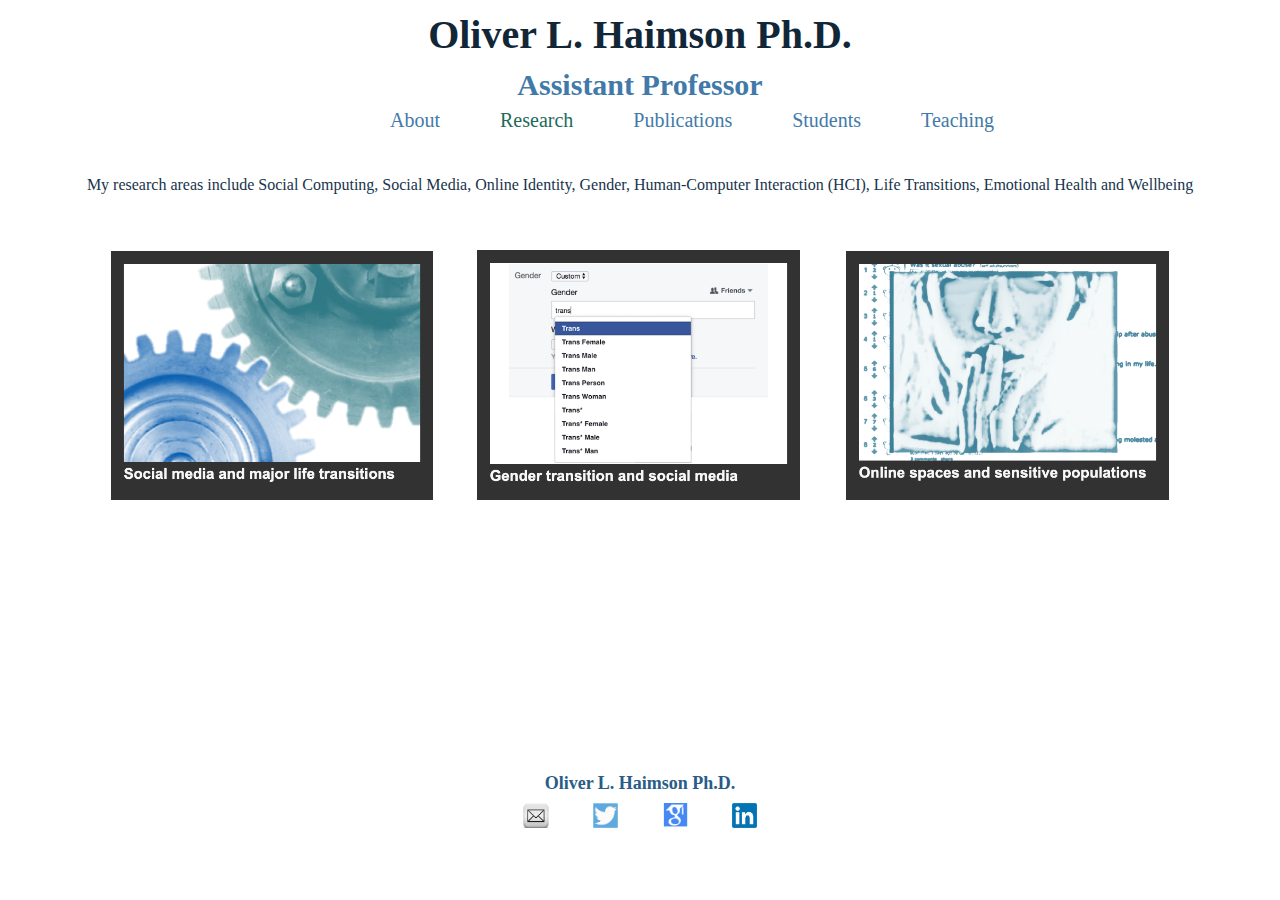
<file: research.html>
<!DOCTYPE html>
<html lang="en" dir="ltr">
  <head>
  <script>
  </script>
    <meta charset="utf-8">
    <meta name="viewport" content="width=device-width, initial-scale=1.0">
    <link rel="stylesheet" type="text/css" href="css/html5reset.css">
    <link rel="stylesheet" type="text/css" href="css/style.css">
    <title>Research</title>
  </head>

  <body>
    <div class="skip"><a href="#main">Skip to Main Content</a></div>
    <div class="header">
        <h1><a href="index.html" class="titlename">Oliver L. Haimson Ph.D.</a></h1>
        <h2><a href="index.html">Assistant Professor</a></h2>
    </div>
    <div class="desktop_nav">
        <ul>
          <li><a href="index.html">About</a></li>
          <li><a href="research.html" class="current">Research</a></li>
          <li><a href="publications.html">Publications</a></li>
          <li><a href="students.html">Students</a></li>
          <li><a href="teaching.html">Teaching</a></li>
        </ul>
    </div>

    <div class="mobile_nav">
        <span id="opennav" onclick="openNav()">Menu &#9776;</span>
      <nav id= "navbar">
          <a href="javascript:void(0)" class="closebtn" onclick="closeNav()">Close &times;</a>

        <ul>
          <li><a href="index.html">About</a></li>
          <li><a href="research.html" class="current">Research</a></li>
          <li><a href="publications.html">Publications</a></li>
          <li><a href="students.html">Students</a></li>
          <li><a href="teaching.html">Teaching</a></li>
        </ul>
      </nav>
    </div>

    <script>
      function openNav(){
        if (window.innerWidth < "800px"){
          console.log("is working");
        }
          console.log("opened navigation bar");
          document.querySelector("#navbar").style.width = "100%";
        }

      function closeNav(){
        console.log("closed navigation bar");
        document.querySelector("#navbar").style.width = "0";
      }
      
    </script>

    <main id="main">
    <div class="container">
    <div class="row1_research">
        <p>My research areas include Social Computing, Social Media, Online Identity, Gender, Human-Computer Interaction (HCI), Life Transitions, Emotional Health and Wellbeing</p>
    </div>
    <div class="row2_research">
        <a href="lifetransitions.html"><img src="images/lifetransitions.jpg" alt="Life Transitions" title="Life" height="250"></a>
        <a href="gendertransitions.html"><img src="images/gendertransitions.jpg" alt="Gender Transitions" title="Gender" height="250"></a>
        <a href="onlinespaces.html"><img src="images/onlinespaces.jpg" alt="Online Spaces" title="Online" height="250"></a>
    </div>
    </div>
    </main>
    <footer>
      <h3> Oliver L. Haimson Ph.D. <br>
          <a href="mailto:haimson@umich.edu" target="_blank"><img src="images/email.jpg" alt="Email" title="Email" height="25"> </a>
          <a href="https://twitter.com/oliverhaimson" target="_blank"><img src="images/twitter.jpg" alt="Twitter" title="Twitter" height="25"></a>
          <a href="https://scholar.google.com/citations?user=-5n02zEAAAAJ&hl=en&oi=ao" target="_blank"><img src="images/scholar.jpg" title="Scholar" alt="Google Scholar" height="25"></a>
          <a href="https://www.linkedin.com/in/oliver-haimson-6ab15947/" target="_blank"><img src="images/linkedin.jpg" alt="Linkedin" title="Linkedin" height="25"></a>
    </h3>
    </footer>
  </body>
</html>
</file>
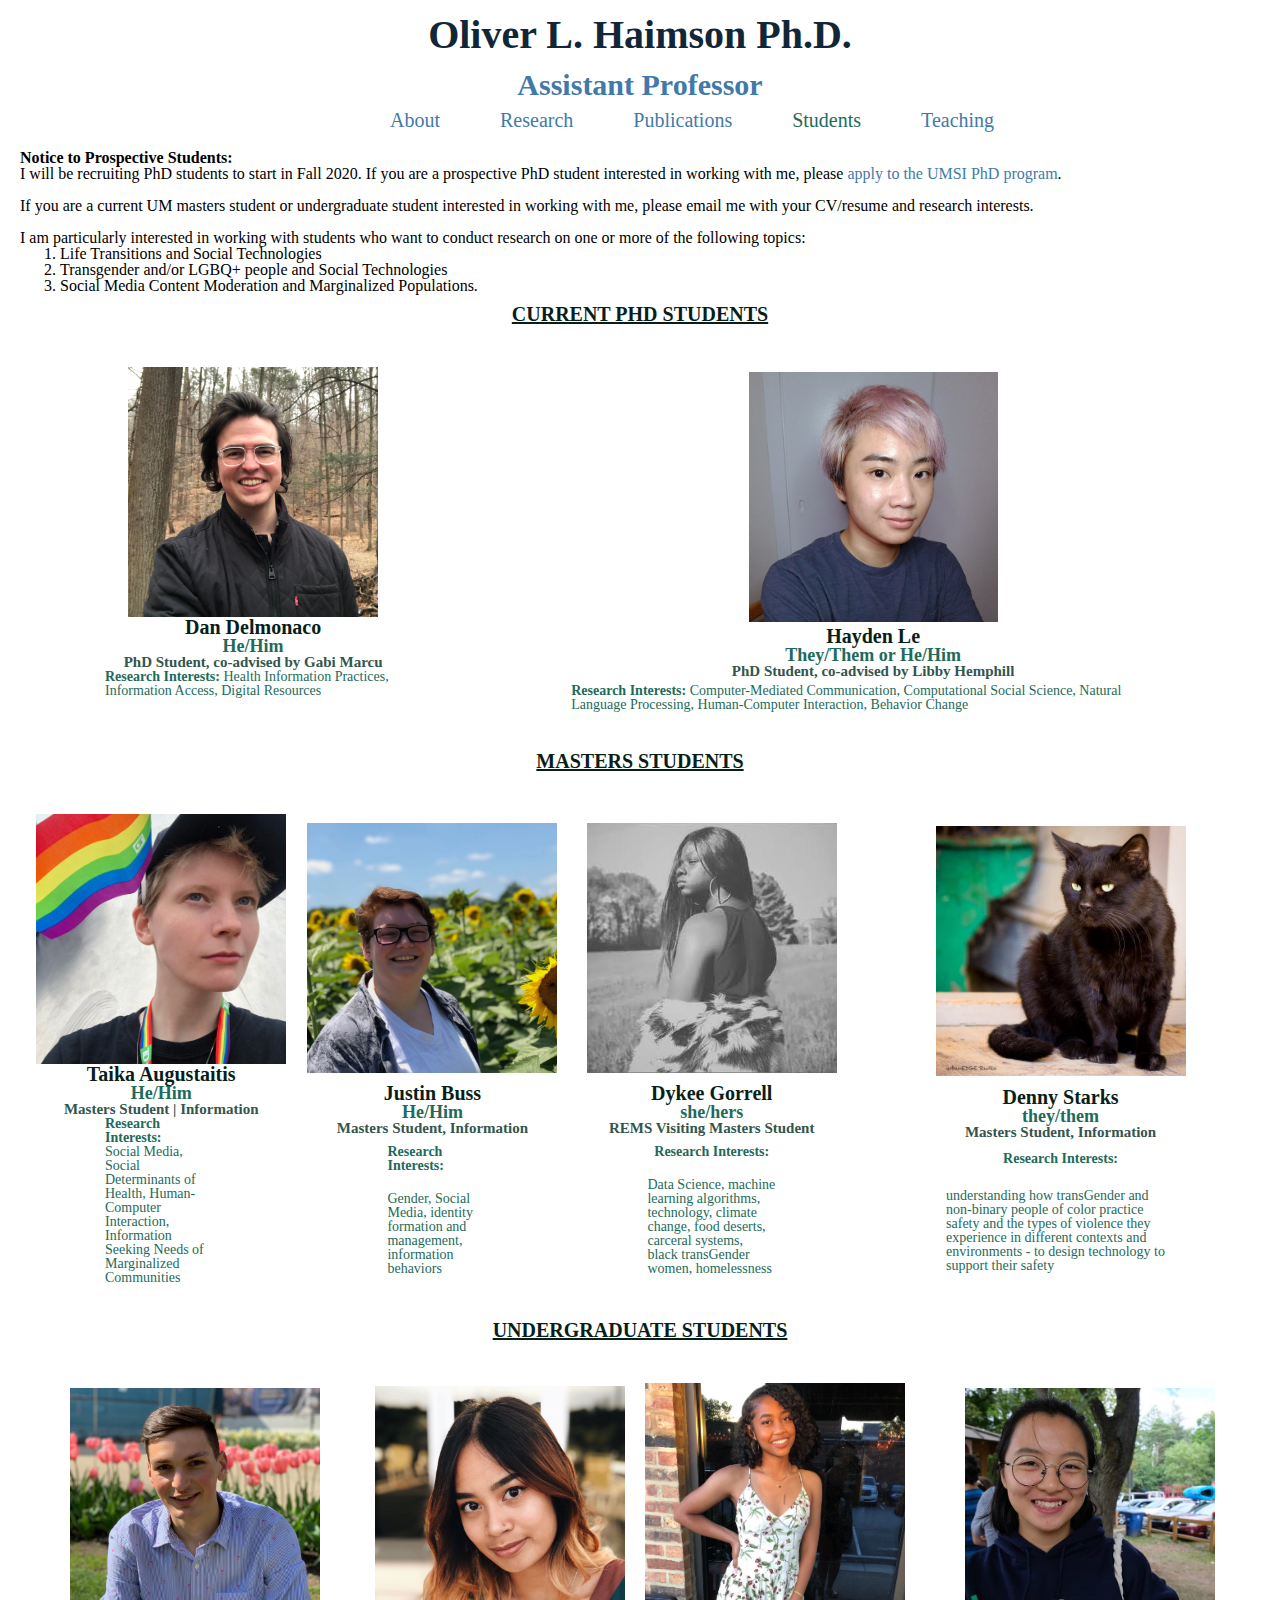
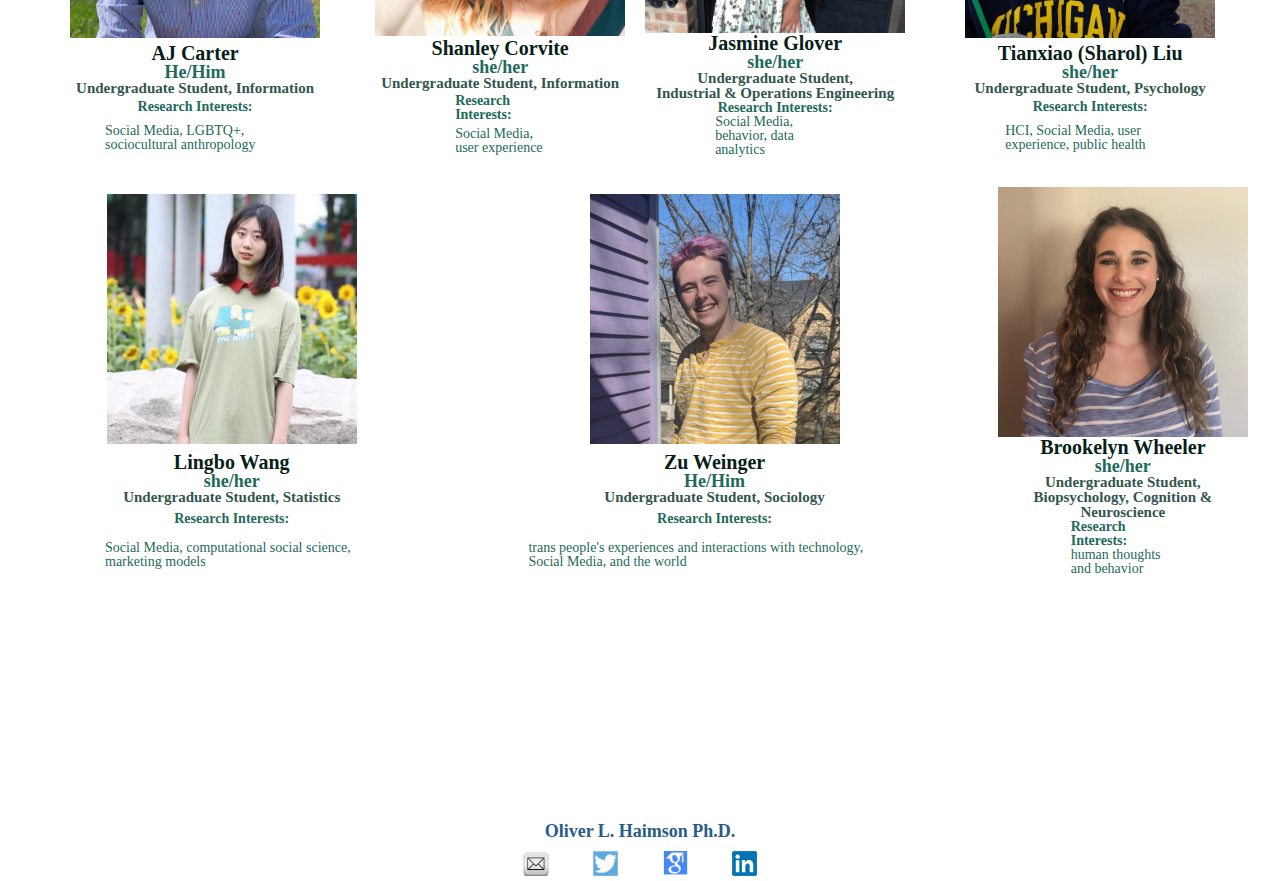
<file: students.html>
<!DOCTYPE html>
<html lang="en" dir="ltr">
  <head>
  <script>
  </script>
    <meta charset="utf-8">
    <meta name="viewport" content="width=device-width, initial-scale=1.0">
    <link rel="stylesheet" type="text/css" href="css/html5reset.css">
    <link rel="stylesheet" type="text/css" href="css/style.css">
    <title>Oliver L. Haimson Ph.D.</title>
  </head>

  <body>
    <div class="skip"><a href="#main">Skip to Main Content</a></div>
    <div class="header">
        <h1><a href="index.html" class="titlename">Oliver L. Haimson Ph.D.</a></h1>
        <h2><a href="index.html">Assistant Professor</a></h2>
    </div>
    <div class="desktop_nav">
        <ul>
          <li><a href="index.html">About</a></li>
          <li><a href="research.html">Research</a></li>
          <li><a href="publications.html">Publications</a></li>
          <li><a href="students.html" class="current">Students</a></li>
          <li><a href="teaching.html">Teaching</a></li>
        </ul>
    </div>

    <div class="mobile_nav">
        <span id="opennav" onclick="openNav()">Menu &#9776;</span>
      <nav id= "navbar">
          <a href="javascript:void(0)" class="closebtn" onclick="closeNav()">Close &times;</a>

        <ul>
          <li><a href="index.html">About</a></li>
          <li><a href="research.html">Research</a></li>
          <li><a href="publications.html">Publications</a></li>
          <li><a href="students.html" class="current">Students</a></li>
          <li><a href="teaching.html">Teaching</a></li>
        </ul>
      </nav>
    </div>
    
        <script>
          function openNav(){
            if (window.innerWidth < "800"){
              console.log("is working");
            }
              console.log("opened navigation bar");
              document.querySelector("#navbar").style.width = "100%";
            }
    
          function closeNav(){
            console.log("closed navigation bar");
            document.querySelector("#navbar").style.width = "0";
          }
          
        </script>

    <main id="main">
        <div class="container">
          <br>
          <div class="student_intro">
            <p class="bold"><strong>Notice to Prospective Students: </strong></p>
            <p>I will be recruiting PhD students to start in Fall 2020. If you are a prospective PhD student interested in working with me, 
              please <a href="https://www.si.umich.edu/programs/phd-information/admissions">apply to the UMSI PhD program</a>. <br>
              <br>
              If you are a current UM masters student or undergraduate student interested in working with me, please email me with your CV/resume 
              and research interests. <br>
    
              <br>I am particularly interested in working with students who want to conduct research on one or more of the following topics: 
              <ol>
                <li>Life Transitions and Social Technologies </li>
                <li>Transgender and/or LGBQ+ people and Social Technologies  </li>
                <li>Social Media Content Moderation and Marginalized Populations.</li>
              </ol>
              
          </div>
          <br>
          <div class="phD_studs">
            <h3>Current PhD Students</h3> <br>
            <div class="student">
              <div class="student-info">
              <img src="images/dan.jpg" height="250" alt="dan">
                <h4>Dan Delmonaco</h4>
                <h5>He/Him</h5>
                <h6>PhD Student, co-advised by Gabi Marcu</h6>
                    <p><strong>Research Interests:</strong> Health Information Practices, Information Access, Digital Resources</p>
                <br>
              
            </div>
    
    
             
                <div class="student-info">  
                    <img src="images/hayden.jpg" height="250" alt="hayden">
                    <h4>Hayden Le</h4>
                    <h5>They/Them or He/Him</h5>
                    <h6>PhD Student, co-advised by Libby Hemphill</h6>
                        <p><strong>Research Interests:</strong> Computer-Mediated Communication, Computational Social Science, 
                          Natural Language Processing, Human-Computer Interaction, Behavior Change</p>  
                </div>
              </div>
             
          </div>
          <div class="masters_students">
            <h3>Masters Students</h3> <br>
    
            <div class = "student">
              <div class="student-info">
                  <img src="images/taika.jpg" height="250" alt="taika">
                  <h4>Taika Augustaitis</h4>
                  <h5>He/Him</h5>
                  <h6>Masters Student | Information</h6>
                  <p><strong>Research Interests:</strong></p> <p>Social Media, Social Determinants of Health, Human-Computer Interaction, Information Seeking Needs of Marginalized Communities</p>      
              </div>
    
             <br>
              <div class="student-info">
                  <img src="images/justin.jpg" height="250" alt="justin">
                  <h4>Justin Buss</h4>
                  <h5>He/Him</h5>
                  <h6>Masters Student, Information</h6>
                  <p><strong>Research Interests:</strong></p> <p>Gender, Social Media, identity formation and management, information behaviors</p>      
              </div>
                    <br>
    
              <div class='student-info'>
                  <img src="images/dykee.jpg" height="250" alt="dykee">
                  <h4>Dykee Gorrell</h4>
                  <h5>she/hers</h5>
                  <h6>REMS Visiting Masters Student</h6>
                  <p><strong>Research Interests:</strong></p> <p>Data Science, machine learning algorithms, technology, climate change, food deserts, carceral systems, black transGender women, homelessness</p>      
              </div>
                   <br>
    
                   <div class="student-info">
                    <img src="images/denny.jpg" height="250" alt="denny">
                    <h4>Denny Starks</h4>
                    <h5>they/them</h5>
                    <h6>Masters Student, Information</h6>
                    <p><strong>Research Interests:</strong></p> <p>understanding how transGender and non-binary people of color practice safety and the types of violence they experience in different contexts and environments - to design technology to support their safety</p>      
                </div>
                      <br>
              </div> 
    
          </div>
          <div class="undergrad">
            <h3>Undergraduate Students</h3> <br>
    
            <div class="student">
              <div class="student-info">
                  <img src="images/aj.jpg" height="250" alt="aj">
                  <h4>AJ Carter</h4>
                  <h5>He/Him</h5>
                  <h6>Undergraduate Student, Information</h6>
                  <p><strong>Research Interests:</strong></p> <p>Social Media, LGBTQ+, sociocultural anthropology</p>     
              </div>
    
              <br>
              <div class="student-info"> 
                <img src="images/shanley.jpg" height="250" alt="shanley">
                <h4>Shanley Corvite</h4>
                <h5>she/her</h5>
                <h6>Undergraduate Student, Information</h6>
                <p><strong>Research Interests:</strong></p> <p>Social Media, user experience</p>    
            </div>
            <br>
    
            <div class="student-info">
              <img src="images/jasmine.jpg" height="250" alt="jasmine">
              <h4>Jasmine Glover</h4>
              <h5>she/her</h5>
              <h6>Undergraduate Student, <br>Industrial & Operations Engineering</h6>
              <p><strong>Research Interests:</strong></p> <p>Social Media, behavior, data analytics</p>    
          </div>
          <br>
          <div class="student-info">
              <img src="images/sharol.jpg" height="250" alt="sharol">
              <h4>Tianxiao (Sharol) Liu</h4>
              <h5>she/her</h5>
              <h6>Undergraduate Student, Psychology</h6>
              <p><strong>Research Interests:</strong></p> <p>HCI, Social Media, user experience, public health</p>    
          </div>
        </div>
    
        <div class="student">
          <div class="student-info">
              <img src="images/lingbo.jpg" height="250" alt="lingbo">
              <h4>Lingbo Wang</h4>
              <h5>she/her</h5>
              <h6>Undergraduate Student, Statistics</h6>
              <p><strong>Research Interests:</strong></p> <p>Social Media, computational social science, marketing models </p>    
          </div>
          <br>
    
          <div class="student-info">
              <img src="images/zu.jpg" height="250" alt="zu">
              <h4>Zu Weinger</h4>
              <h5>He/Him</h5>
              <h6>Undergraduate Student, Sociology</h6>
              <p><strong>Research Interests:</strong></p> <p>trans people's experiences and interactions with technology, Social Media, and the world</p>    
          </div>
          <div class="student-info">
              <img src="images/brookelyn.jpg" height="250" alt="brookelyn">
              <h4>Brookelyn Wheeler</h4>
              <h5>she/her</h5>
              <h6>Undergraduate Student, <br>Biopsychology, Cognition & Neuroscience</h6>
              <p><strong>Research Interests:</strong></p> <p>human thoughts and behavior</p>    
          </div>
          <br>
          </div>
    
                 
        </div>
        </div>
        </main>
    <footer>
      <h3> Oliver L. Haimson Ph.D. <br>
          <a href="mailto:haimson@umich.edu" target="_blank"><img src="images/email.jpg" alt="Email" title="Email" height="25"> </a>
          <a href="https://twitter.com/oliverhaimson" target="_blank"><img src="images/twitter.jpg" alt="Twitter" title="Twitter" height="25"></a>
          <a href="https://scholar.google.com/citations?user=-5n02zEAAAAJ&hl=en&oi=ao" target="_blank"><img src="images/scholar.jpg" alt="Google Scholar" title="Scholar" height="25"></a>
          <a href="https://www.linkedin.com/in/oliver-haimson-6ab15947/" target="_blank"><img src="images/linkedin.jpg" alt="Linkedin" title="Linkedin" height="25"></a>
    </h3>
    </footer>
  </body>
</html>
</file>
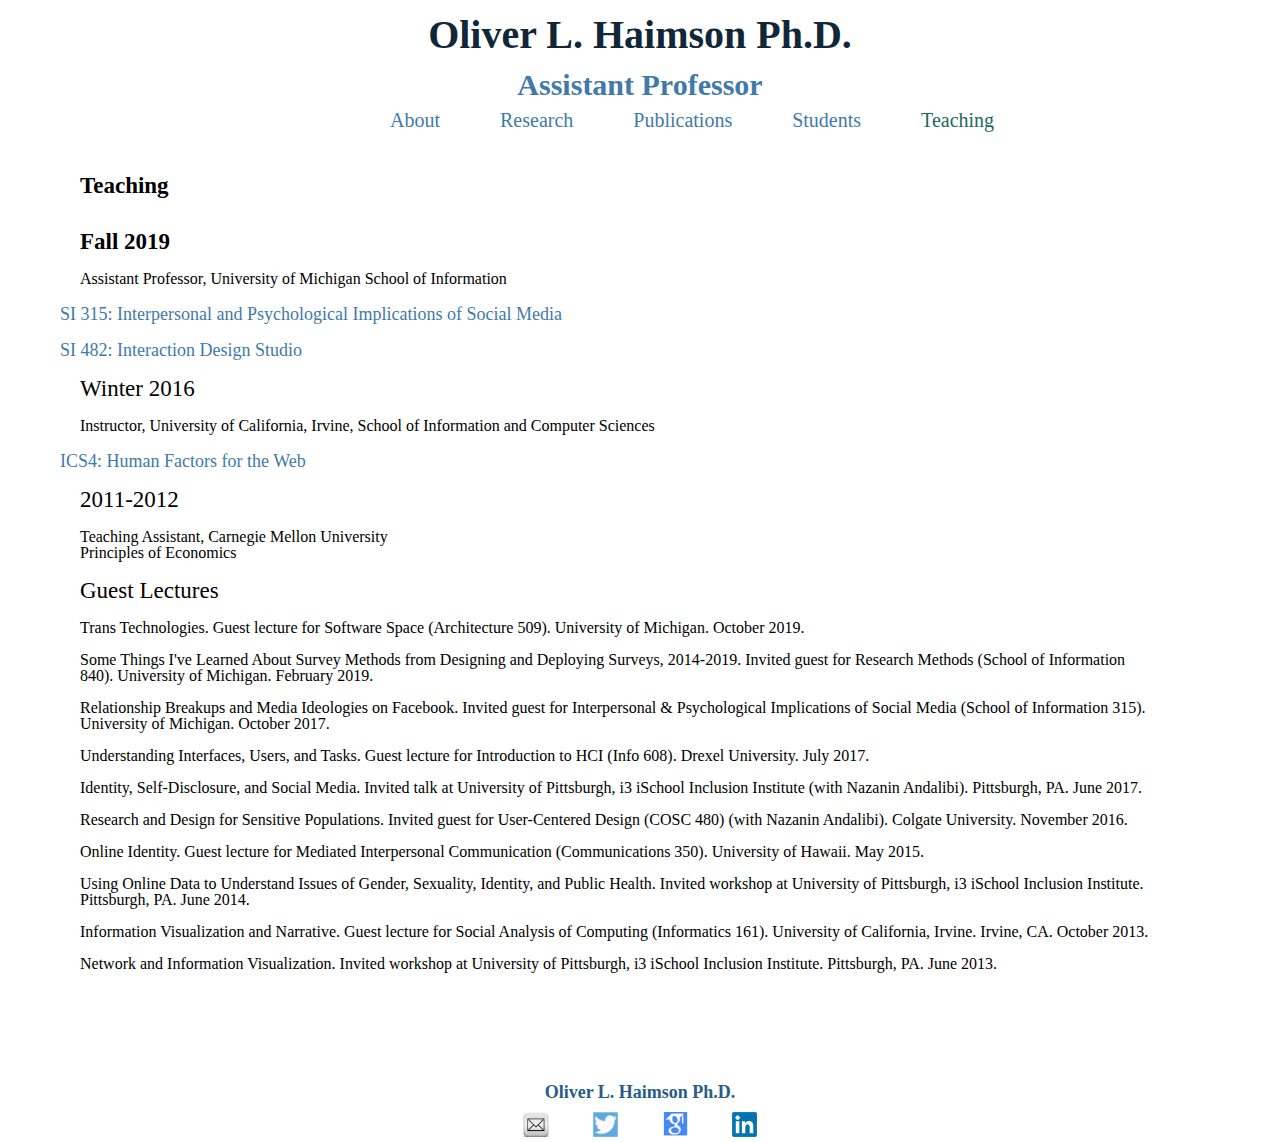
<file: teaching.html>
<!DOCTYPE html>
<html lang="en" dir="ltr">
  <head>
  <script>
  </script>
    <meta charset="utf-8">
    <meta name="viewport" content="width=device-width, initial-scale=1.0">
    <link rel="stylesheet" type="text/css" href="css/html5reset.css">
    <link rel="stylesheet" type="text/css" href="css/style.css">
    <title>Oliver L. Haimson Ph.D.</title>
  </head>

  <body>
    <div class="skip"><a href="#main">Skip to Main Content</a></div>
    <div class="header">
        <h1><a href="index.html" class="titlename">Oliver L. Haimson Ph.D.</a></h1>
        <h2><a href="index.html">Assistant Professor</a></h2>
    </div>
    <div class="desktop_nav">
        <ul>
          <li><a href="index.html">About</a></li>
          <li><a href="research.html">Research</a></li>
          <li><a href="publications.html">Publications</a></li>
          <li><a href="students.html">Students</a></li>
          <li><a href="teaching.html" class="current">Teaching</a></li>
        </ul>
    </div>

    <div class="mobile_nav">
        <span id="opennav" onclick="openNav()">Menu &#9776;</span>
      <nav id= "navbar">
          <a href="javascript:void(0)" class="closebtn" onclick="closeNav()">Close &times;</a>

        <ul>
          <li><a href="index.html">About</a></li>
          <li><a href="research.html">Research</a></li>
          <li><a href="publications.html">Publications</a></li>
          <li><a href="students.html">Students</a></li>
          <li><a href="teaching.html" class="current">Teaching</a></li>
        </ul>
      </nav>
    </div>
    
        <script>
          function openNav(){
            if (window.innerWidth < "800px"){
              console.log("is working");
            }
              console.log("opened navigation bar");
              document.querySelector("#navbar").style.width = "100%";
            }
    
          function closeNav(){
            console.log("closed navigation bar");
            document.querySelector("#navbar").style.width = "0";
          }
          
        </script>
    

    <main id="main">
    <div class="container">
      <br><p class="teach-title"><strong>Teaching</strong></p><br>

      <div class="teach-articles">

      <p class="teach-title"><strong>Fall 2019</strong></p><br>
      <p class="teach-header2">Assistant Professor, University of Michigan School of Information</p><br>
      <a href="images/315syllabus.pdf">SI 315: Interpersonal and Psychological Implications of Social Media</a><br><br>
      <a href="images/482syllabus.pdf">SI 482: Interaction Design Studio</a><br><br>

      <p class="teach-title">Winter 2016</p><br>
      <p class="teach-header2">Instructor, University of California, Irvine, School of Information and Computer Sciences</p><br>
      <a href="https://eee.uci.edu/16w/36500">ICS4: Human Factors for the Web</a><br><br>

      <p class="teach-title">2011-2012</p><br>
      <p class="teach-header2">Teaching Assistant, Carnegie Mellon University</p>
      <p>Principles of Economics</p><br>

      <p class="teach-title">Guest Lectures</p><br>
      <p>Trans Technologies. Guest lecture for Software Space (Architecture 509). University of Michigan. October 2019.
          <br><br>
          Some Things I've Learned About Survey Methods from Designing and Deploying Surveys, 2014-2019. Invited guest for Research Methods (School of Information 840). University of Michigan. February 2019.
          <br><br>
          Relationship Breakups and Media Ideologies on Facebook. Invited guest for Interpersonal & Psychological Implications of Social Media (School of Information 315). University of Michigan. October 2017.
          <br><br>
          Understanding Interfaces, Users, and Tasks. Guest lecture for Introduction to HCI (Info 608). Drexel University. July 2017.
          <br><br>
          Identity, Self-Disclosure, and Social Media. Invited talk at University of Pittsburgh, i3 iSchool Inclusion Institute (with Nazanin Andalibi). Pittsburgh, PA. June 2017.
          <br><br>
          Research and Design for Sensitive Populations. Invited guest for User-Centered Design (COSC 480) (with Nazanin Andalibi). Colgate University. November 2016.
          <br><br>
          Online Identity. Guest lecture for Mediated Interpersonal Communication (Communications 350). University of Hawaii. May 2015.
          <br><br>
          Using Online Data to Understand Issues of Gender, Sexuality, Identity, and Public Health. Invited workshop at University of Pittsburgh, i3 iSchool Inclusion Institute. Pittsburgh, PA. June 2014.
          <br><br>
          Information Visualization and Narrative. Guest lecture for Social Analysis of Computing (Informatics 161). University of California, Irvine. Irvine, CA. October 2013.
          <br><br>
          Network and Information Visualization. Invited workshop at University of Pittsburgh, i3 iSchool Inclusion Institute. Pittsburgh, PA. June 2013.</p>
    </div>
    </div>
    </main>
    <footer>
      <h3> Oliver L. Haimson Ph.D. <br>
          <a href="mailto:haimson@umich.edu" target="_blank"><img src="images/email.jpg" alt="Email" title="Email" height="25"> </a>
          <a href="https://twitter.com/oliverhaimson" target="_blank"><img src="images/twitter.jpg" alt="Twitter" title='Twitter' height="25"></a>
          <a href="https://scholar.google.com/citations?user=-5n02zEAAAAJ&hl=en&oi=ao" target="_blank"><img src="images/scholar.jpg" alt="Google Scholar" title="Scholar" height="25"></a>
          <a href="https://www.linkedin.com/in/oliver-haimson-6ab15947/" target="_blank"><img src="images/linkedin.jpg" alt="Linkedin" title="Linkedin" height="25"></a>
    </h3>
    </footer>
  </body>
</html>
</file>
<file: css/style.css>
html {
  scroll-behavior: smooth;
}

body{
  font-family: "Times New Roman", sans-serif;
  font-size: 18px;
  color: black;
  margin: auto;
}

.skip a{
background: white;
left: 0;
padding: 6px;
position: absolute; 
top: -40px;     
-webkit-transition: top 1s ease-out;
transition: top 1s ease-out;
z-index: 1;
}

a{
color: #417aa9;
text-decoration: none;
}

.skip a:focus{
top:0;
}

a:focus{
border: 2px solid black;
}

.current{
color: #1e6a5b;
}

p{
  text-align: left;
  font-size: 16px;
  margin: auto 20px;
}

h1{
  text-align: center;
  font-size: 40px;
  margin-top: 15px;
  margin-bottom: 15px;
  color: #112738;
}

h2{
  text-align: center;
  font-size: 30px;
  color: #295c87;
}

/* hidden navigation bar on mobile */
/*used link as example https://www.w3schools.com/howto/howto_js_sidenav.asp */
nav{
  text-align: center;
  font-size: 24px;
  height: 100%;
  width: 0;
  position: absolute;
  z-index: 1;
  background-color:#f0f5f9;
  overflow-x: hidden;
  transition: 0.5s;
  padding-top: 60px;
}

nav a{
text-decoration: none;
font-size: 20px;
color: #2fa68e;
display: block;
transition: 0.3s;
}

nav a:hover{
color: rgb(83, 170, 83);
}

.closebtn{
position: absolute;
top:0;
right: 25px;
font-size: 36px;
margin-left: 50px;
font-size: 18px;
}

#opennav{
font-size: 30px;
cursor: pointer;
display:block;
margin: auto 50px auto 140px;
font-size: 24px;
}

.desktop_nav{
display:none;
}

nav a:hover{
text-decoration: underline; 
}

a:focus{
border: 2px solid black;
}

.row1 img{
  display: block;
  margin: 15px auto;
}

.title{
  font-size: 20px;
  text-align: center;
  padding-top: 10px;
}

.titlename{
color: #112738;
}

/* buttons for blog and resume */
.button{
background-color: #17344c;
border: none;
color: white;
padding: 15px 32px;
text-align: center;
text-decoration: none;
display: inline-block;
font-size: 16px;
margin: 8px 45px;
cursor: pointer;
}

.calendar{
text-align: center;
}

.reading_list{
text-align: center;
}

.row2 img{
display:block;
margin: 15px auto;

}

h3{
  font-size: 18px;
  text-align: center;
}

h3 img {
display: inline;
margin: 20px 20px 0 20px;
}

/* research pages styling */
.row2_research img{
display:block;
margin: auto;
padding-bottom: 15px;
padding-top: 10px;
}

.lt_pub img{
display:block;
margin: auto;
padding-top: 10px;
}

.row2 #text{
margin: auto 25px;
}

/* students page styling */
ol li{
margin-left: 60px;
font-size: 16px;
}

.phD_studs img, .masters_students img, .undergrad img{
display: block;
margin: auto;
}

.phD_studs h3, .masters_students h3, .undergrad h3{
font-size: 20px;
text-transform: uppercase;
color: #081e19;
text-decoration: underline;
}

.phD_studs h4, .masters_students h4, .undergrad h4{
font-size: 20px;
color: #081e19;

}

.phD_studs h5, .masters_students h5, .undergrad h5{
font-size: 18px;
color: #1e6a5b;
}

.phD_studs h6, .masters_students h6, .undergrad h6{
font-size: 15px;
color: #33554e;
}

.phD_studs, .masters_students, .undergrad{
text-align: center;
}

.phD_studs p, .masters_students p, .undergrad p{
font-size: 14px;
display:block;
margin: auto 80px;
color: #1e6a5b;

}

footer{
margin-top: 15px;
color:#295c87;
/* background-color: #2fa68e; */
}

#logos img{
  width: 80%
}


@media only screen and (min-width: 800px){
  .container{
    display: grid;
    grid-template-columns: 50px auto 500px auto 100px;
    grid-template-rows: 70px auto auto auto auto 100px;
    grid-gap: 10px;
  }

  .flex {
    display: flex;
    flex-direction: column;
    justify-content: left;
  }

  .research-publication {
    margin: 20px !important;
  }

  .intro {
    font-size: 18px;
    line-height: 1.25;
  }

  main {
    margin-bottom: 100px;
  }

  footer{
    position: initial;
    bottom: 0px;
    width: 100%;
    /* background-color: #291940; */
    height: 50px;
    padding-top: 20px;
    line-height: 0;
  }

  .mobile_nav{
    display:none;
  }

  .desktop_nav{
    display:flex;
    flex-direction:row;  
    text-align: center;
    width: 0;
    position: initial;
    z-index: 900;
    background-color:#f0f5f9;
    font-size: 20px;
  }

  .desktop_nav ul{
    top: 0;
    display: flex;
    flex-direction: row;
    padding: 10px;
    justify-content: center;
    align-content: center;
    height: 30px;
    list-style-type: none;
    margin: auto 350px;

  }
  
  .desktop_nav li{
    text-decoration: none;
  }
  .desktop_nav a{
    padding: 5px 20px;
    margin: 10px;
  }

  nav a:hover{
    color: purple;
    text-decoration: none;
    -webkit-transition: 0.3s -webkit-filter linear;
  }

  nav{
    text-align: center;
    font-size: 24px;
    height: 100%;
    width: 0;
    position: absolute;
    z-index: 900;
    background-color:#f0f5f9;
    padding-top: 60px;
  }

  #navbar{
    height: 100%;
    position: absolute;
    width: 300px;
  }

  .row1 {
    grid-column: 1 / 3;
    grid-row: 1 / 3;
  }

  .logos img {
    padding: 15px 30px;
    float: left;
    height: 80px;
    width: auto;
  }

  .row2 {
    grid-column: 3 / -1;
    grid-row: 1 / 3;
  }

  .row2 a{
    align-items: center;
  }

  .row1_research{
    grid-column: 1 / -1;
    grid-row: 1 / 2;
    justify-self: center;
    align-self: center;
    color: #17344c;
  }

  .row2_research{
    grid-column: 1 / -1;
    grid-row: 2 / 3;
    justify-self: center;
  }

  .row2_research img{
    display: inline;
    padding: 20px;
  }

  .row1_research li{
    list-style-type: none;
  }

  .student_intro{
    grid-column: 1 / -1;
    grid-row: 1 / 3;
  }

  .phD_studs{
    grid-column: 1/-1;
    grid-row: 3 / 4;
  }

  .student { 
    display: flex !important;
    flex-direction: row !important;
    margin: 20px;
  }

  .student-info {
    display:flex;
    flex-direction: column;
    margin: 5px;
  }

  .student-info p{
    align-self: center;
  }

  .masters_students{
    grid-column: 1 / -1;
    grid-row: 4 / 5;
  }

  .undergrad{
    grid-column: 1 / -1;
    grid-row: 5 / 6;
  }

  .lt_pub{
    margin-bottom: 25px;
    grid-column: 3 / -1;
    grid-row: 1 / -1;
  }

  .lt_pub #text{
    float: right;
    padding: 0 15px 25px 15px;
  }

  .lt_pub img{
    float: left;
    padding: 5px;
    margin-right:10px; 
    margin-top:4px;
  }

  .teach-title{
    font-size: 23px;
  }

  .teach-articles {
    grid-column: 2 / 5;
    grid-row: 2 / -1;
    justify-content: start;
  }
 
}

@media screen and (prefers-reduced-motion: reduce){
html{
    scroll-behavior: auto; 
    animation: none;
}

.skip a{
  background: white;
  left: 0;
  padding: 6px;
  position: absolute;
  top: -40px;
  -webkit-transition: initial;
  transition: initial;
  z-index: 1;
}

.skip a:focus{
  top:0;
}

}
</file>
